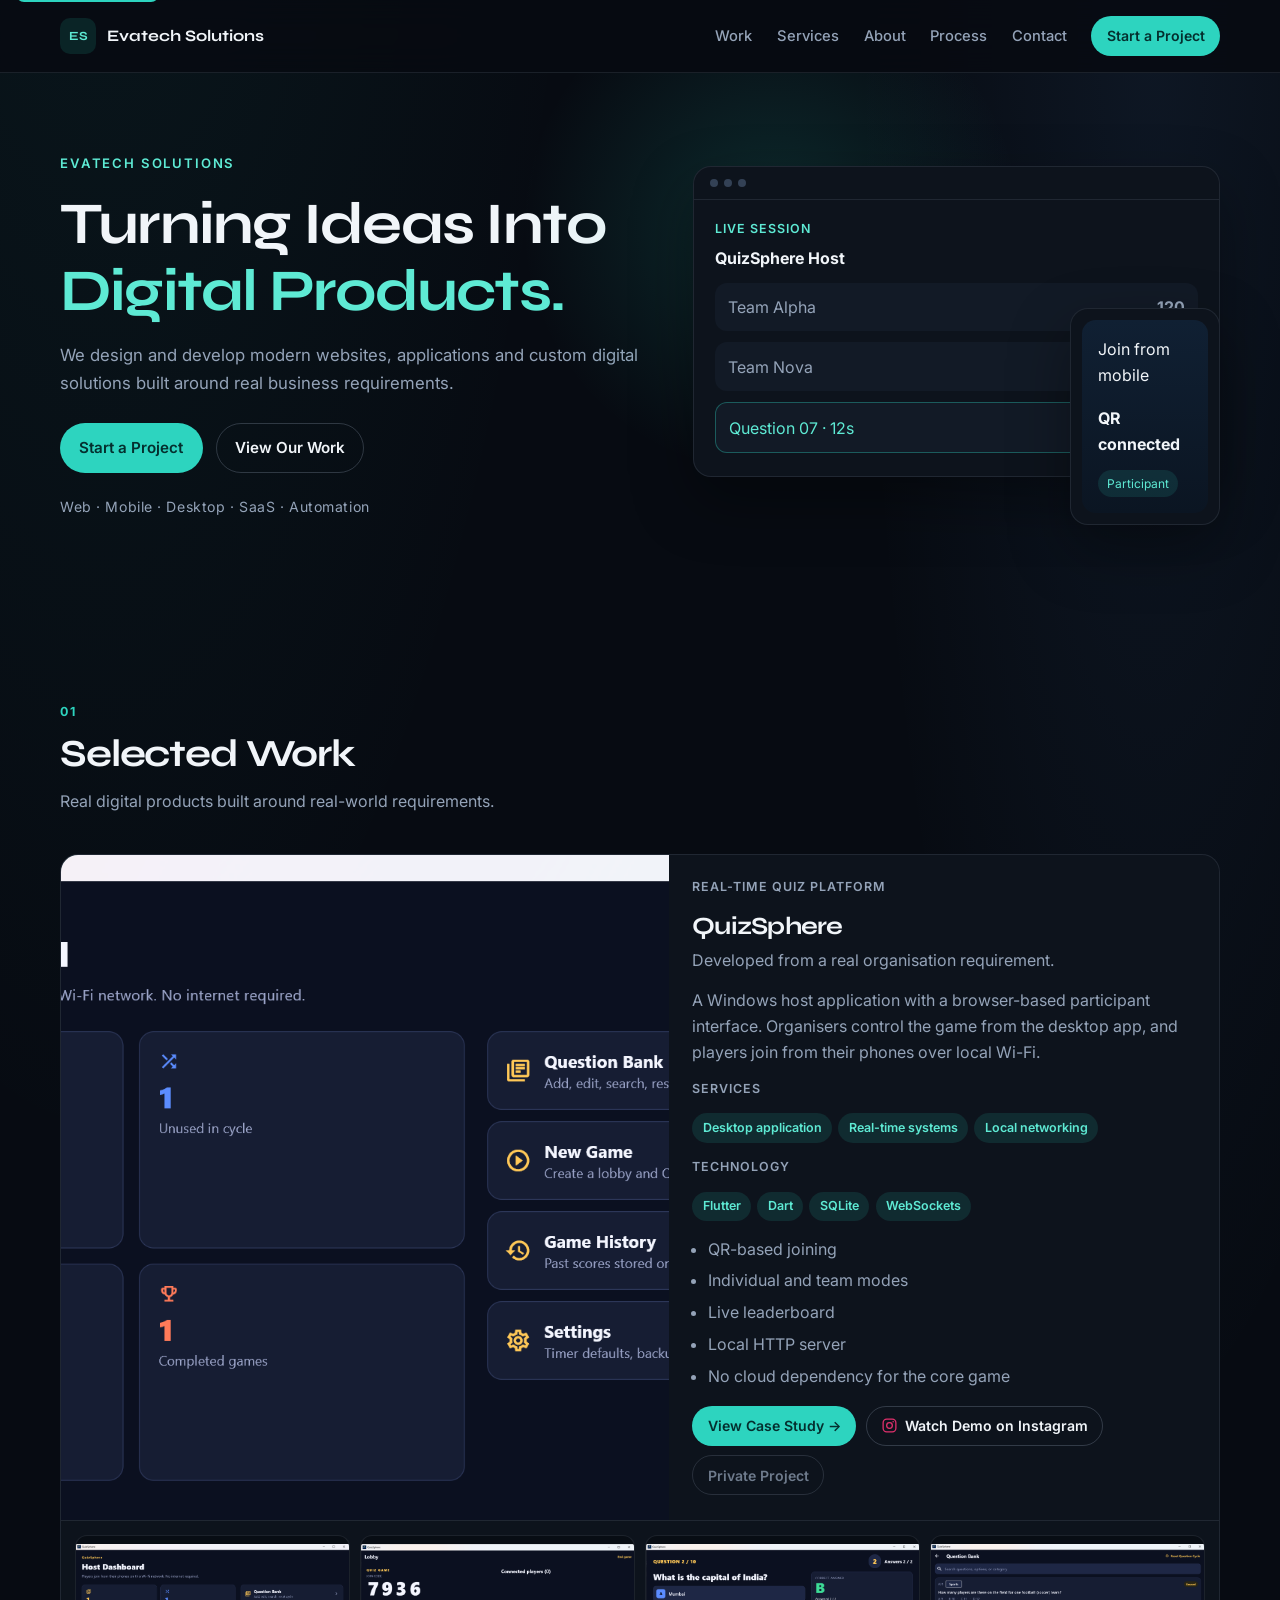
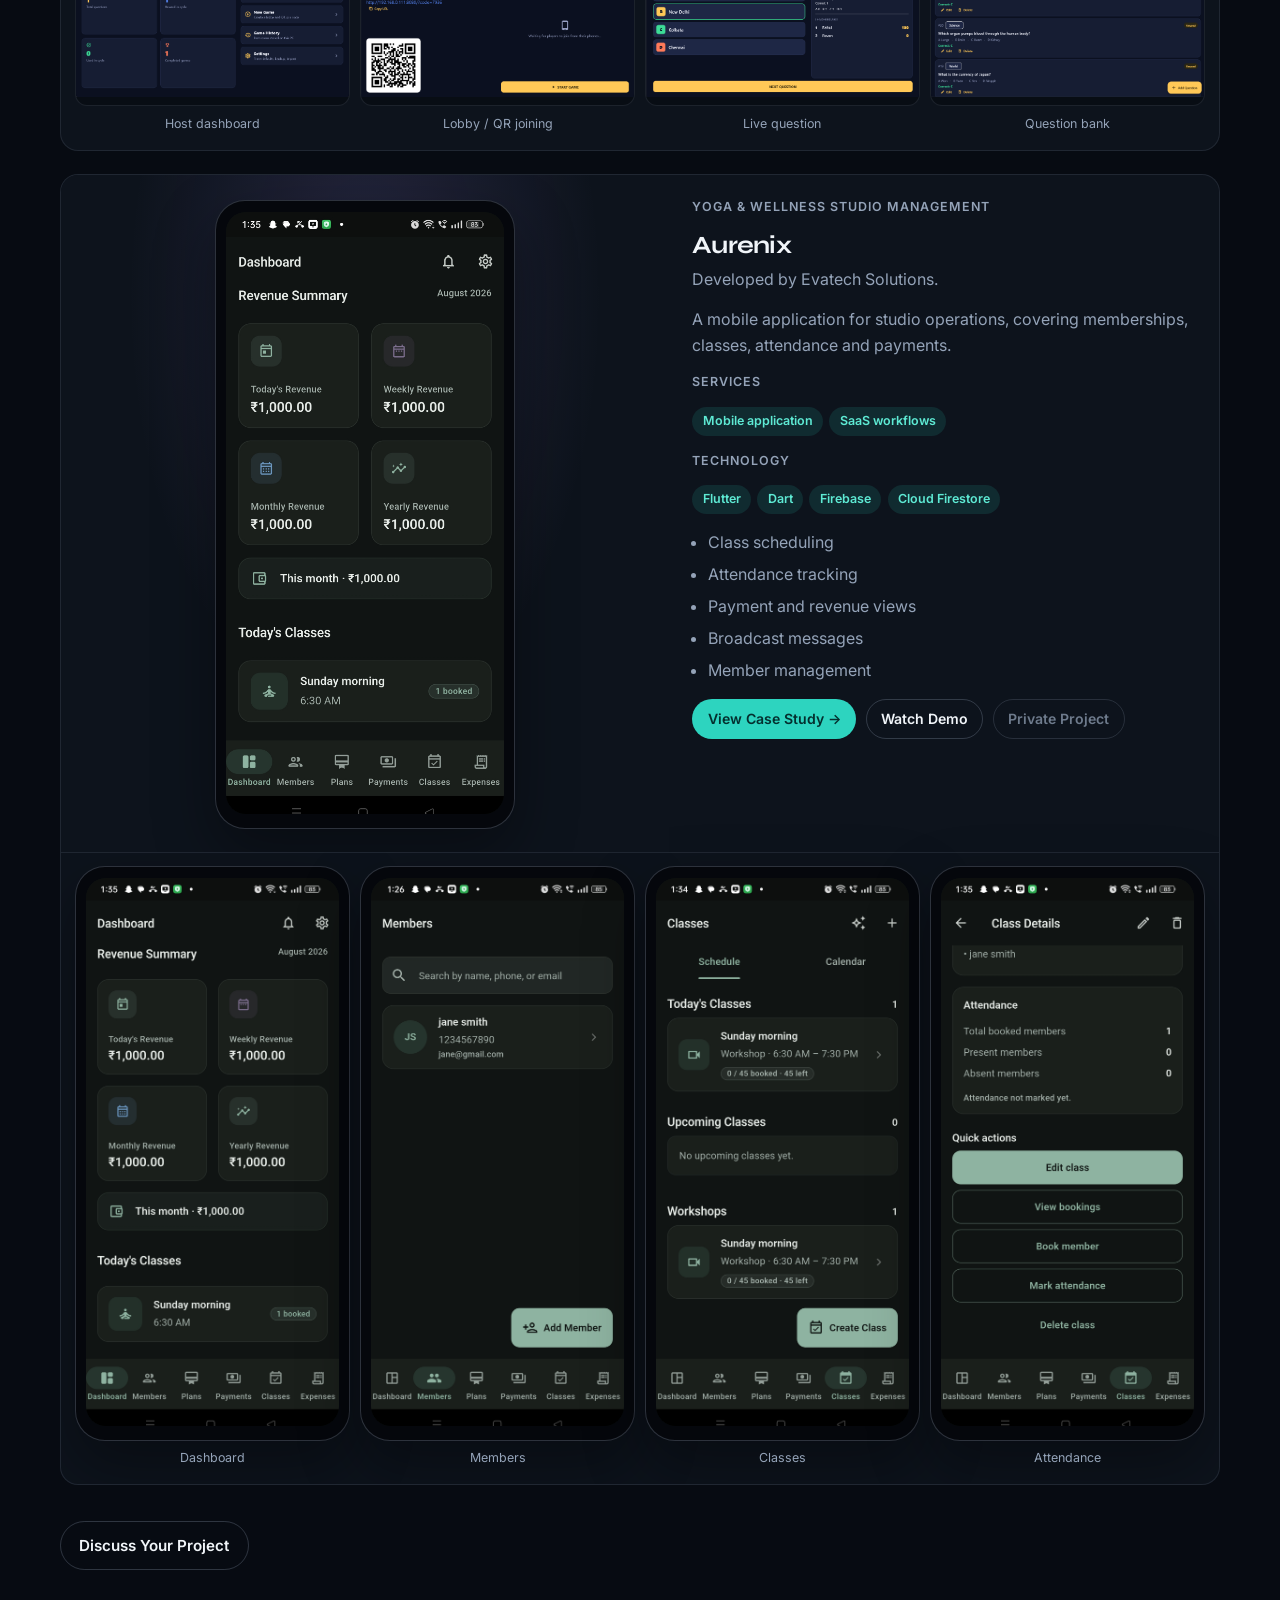
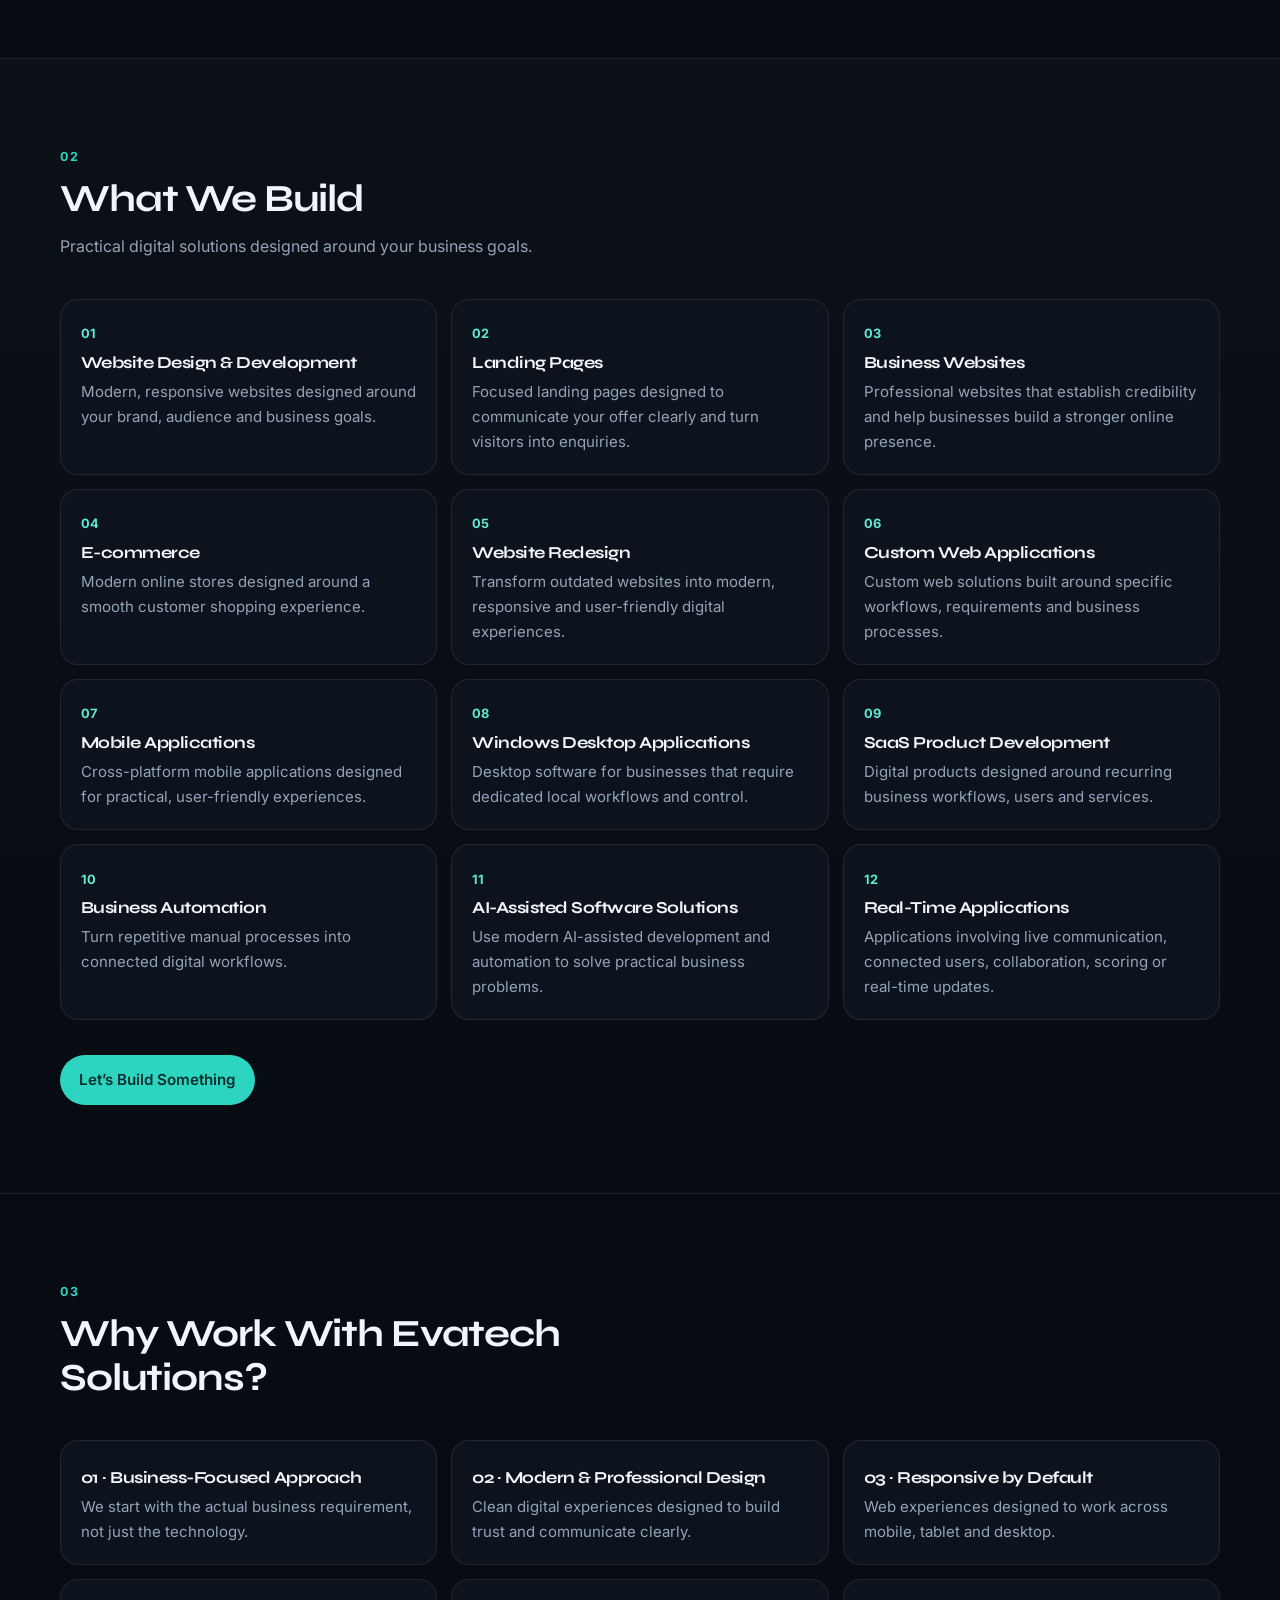
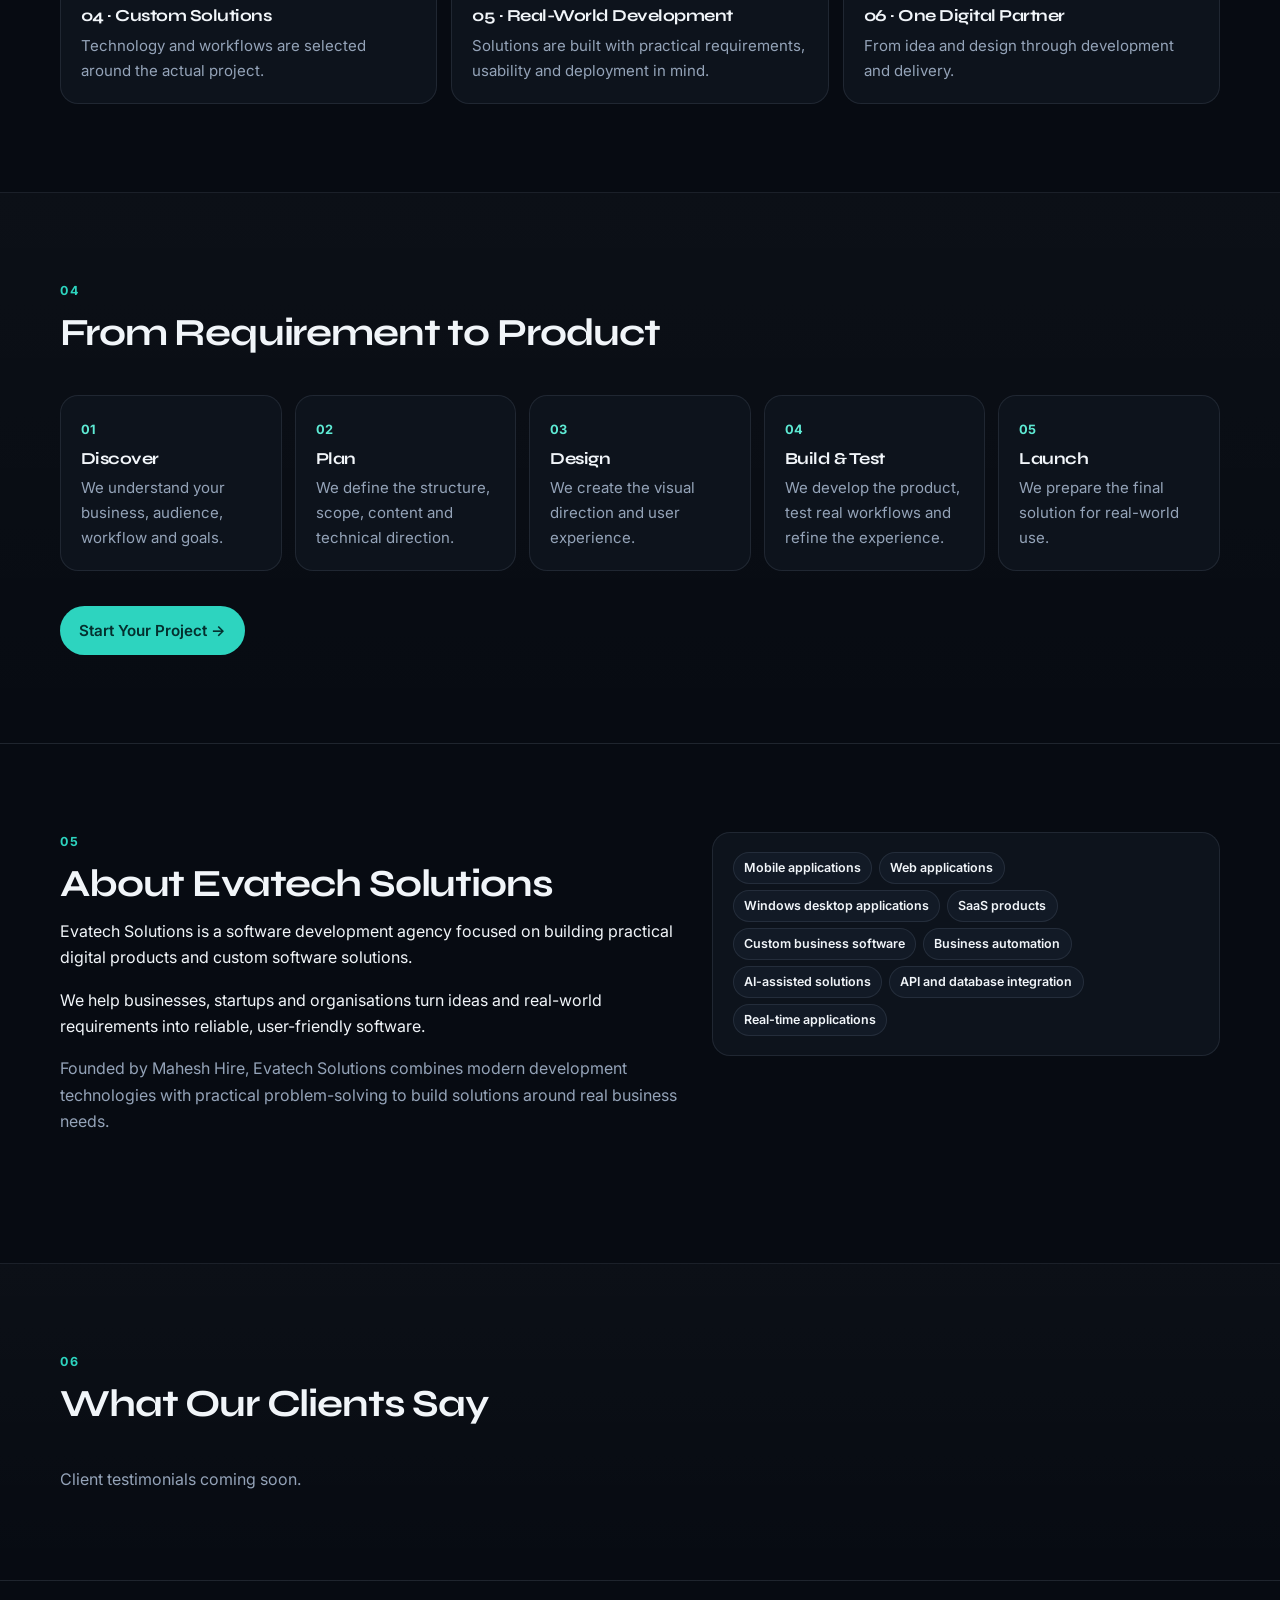
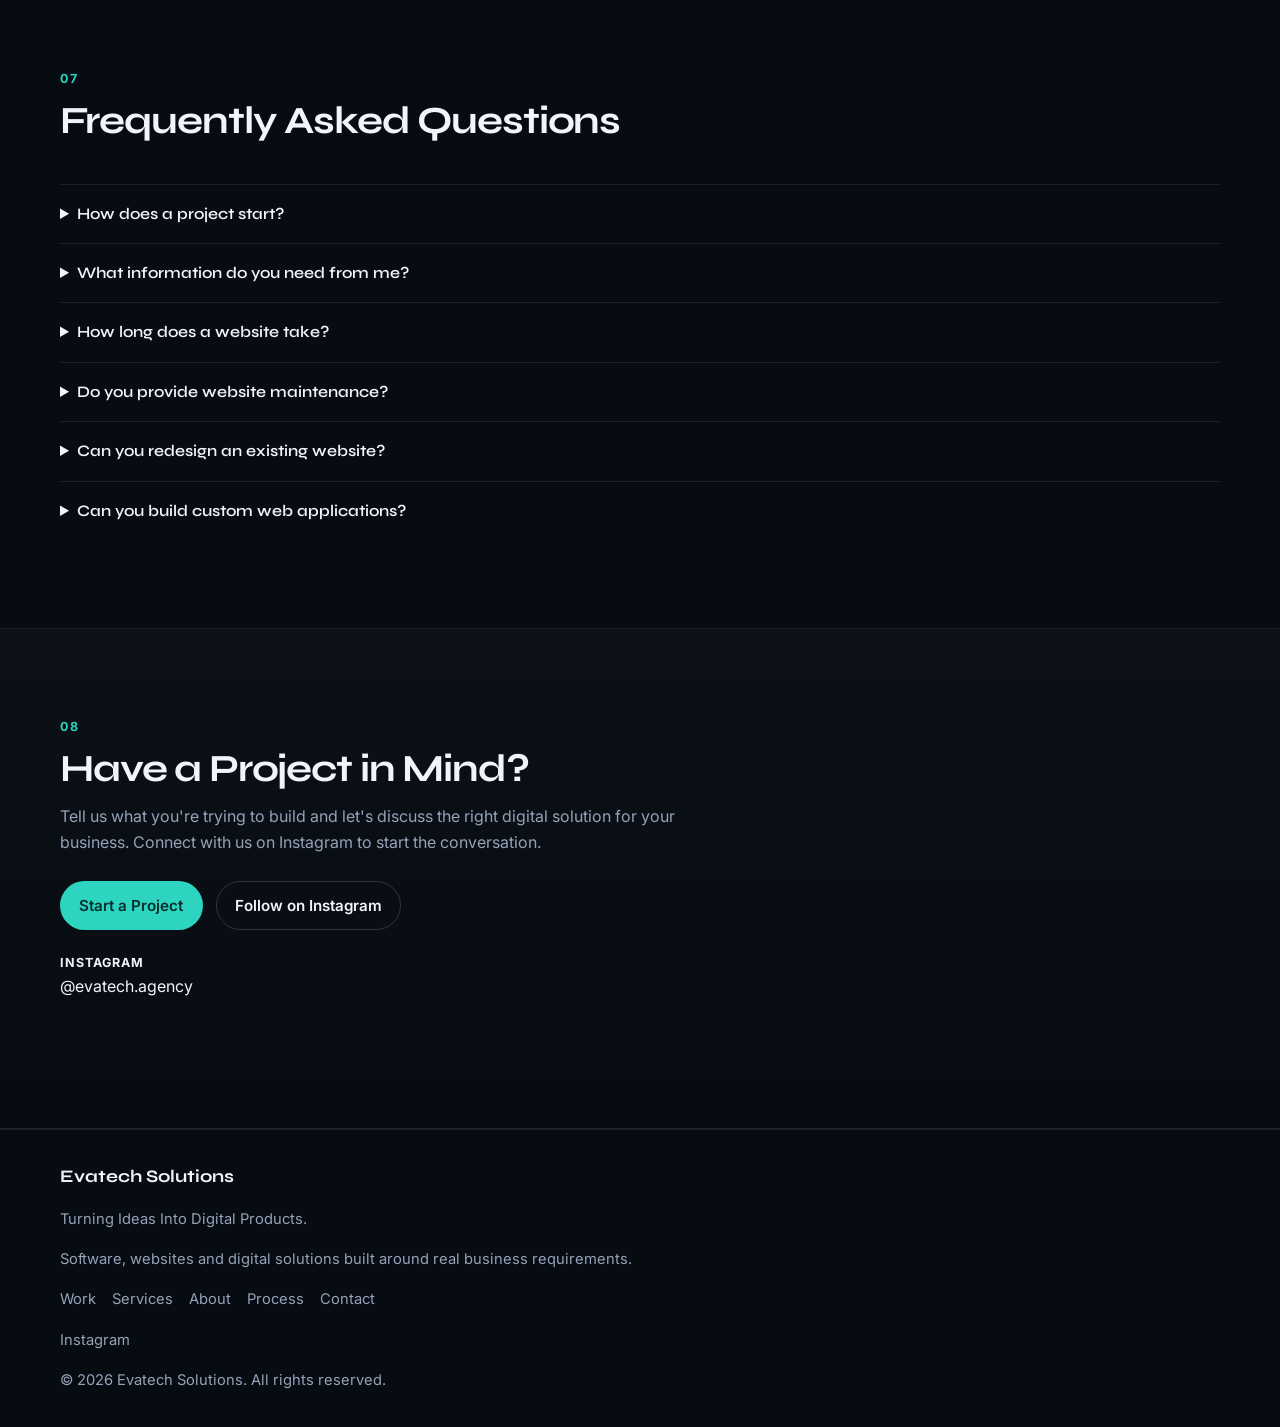
<file: index.html>
<!DOCTYPE html>
<html lang="en">
<head>
  <meta charset="UTF-8">
  <meta name="viewport" content="width=device-width, initial-scale=1.0">
  <title>Evatech Solutions | Digital Products, Websites &amp; Custom Software</title>
  <meta name="description" content="Evatech Solutions builds modern websites, applications and custom digital solutions for businesses, startups and organisations.">
  <meta name="theme-color" content="#070b12">
  <meta name="color-scheme" content="dark">
  <meta property="og:title" content="Evatech Solutions | Digital Products, Websites &amp; Custom Software">
  <meta property="og:description" content="Evatech Solutions builds modern websites, applications and custom digital solutions for businesses, startups and organisations.">
  <meta property="og:type" content="website">
  <meta property="og:image" content="assets/og-image.png">
  <meta property="og:url" content="https://hiremahesh01-hue.github.io/portfolio/">
  <link rel="icon" href="assets/favicon.svg" type="image/svg+xml">
  <link rel="preconnect" href="https://fonts.googleapis.com">
  <link rel="preconnect" href="https://fonts.gstatic.com" crossorigin>
  <link href="https://fonts.googleapis.com/css2?family=Inter:wght@400;500;600&amp;family=Syne:wght@600;700;800&amp;display=swap" rel="stylesheet">
  <link rel="stylesheet" href="style.css">
</head>
<body>
  <a class="skip-link" href="#main">Skip to content</a>

  <header class="site-header" id="top">
    <div class="nav-wrap">
      <a class="logo" href="#top">
        <span class="logo-mark" aria-hidden="true">ES</span>
        <span class="logo-text">Evatech Solutions</span>
      </a>

      <button class="nav-toggle" type="button" aria-expanded="false" aria-controls="site-nav" aria-label="Open menu">
        <span class="nav-toggle-bar"></span>
        <span class="nav-toggle-bar"></span>
        <span class="nav-toggle-bar"></span>
      </button>

      <nav class="site-nav" id="site-nav" aria-label="Primary">
        <ul class="nav-list" role="list">
          <li><a href="#work">Work</a></li>
          <li><a href="#services">Services</a></li>
          <li><a href="#about">About</a></li>
          <li><a href="#process">Process</a></li>
          <li><a href="#contact">Contact</a></li>
        </ul>
        <a class="btn btn-primary btn-sm nav-cta" href="https://www.instagram.com/evatech.agency/" target="_blank" rel="noopener noreferrer">Start a Project</a>
      </nav>
    </div>
  </header>

  <main id="main" tabindex="-1">
    <section class="hero" id="hero" aria-labelledby="hero-title">
      <div class="hero-glow" aria-hidden="true"></div>
      <div class="container hero-grid">
        <div class="hero-copy">
          <p class="eyebrow">Evatech Solutions</p>
          <h1 id="hero-title">Turning Ideas Into <span class="accent">Digital Products.</span></h1>
          <p class="hero-intro">
            We design and develop modern websites, applications and custom
            digital solutions built around real business requirements.
          </p>
          <div class="hero-actions">
            <a class="btn btn-primary" href="https://www.instagram.com/evatech.agency/" target="_blank" rel="noopener noreferrer">Start a Project</a>
            <a class="btn btn-secondary" href="#work">View Our Work</a>
          </div>
          <p class="trust-line">Web · Mobile · Desktop · SaaS · Automation</p>
        </div>

        <div class="hero-visual" aria-hidden="true">
          <div class="ui-desktop">
            <div class="ui-chrome"><span></span><span></span><span></span></div>
            <div class="ui-screen quiz-screen">
              <p class="ui-kicker">Live session</p>
              <strong>QuizSphere Host</strong>
              <div class="ui-row"><span>Team Alpha</span><b>120</b></div>
              <div class="ui-row"><span>Team Nova</span><b>110</b></div>
              <div class="ui-row is-live"><span>Question 07 · 12s</span><b>Live</b></div>
            </div>
          </div>
          <div class="ui-phone">
            <div class="ui-phone-screen">
              <p>Join from mobile</p>
              <strong>QR connected</strong>
              <span class="ui-chip">Participant</span>
            </div>
          </div>
        </div>
      </div>
    </section>

    <section class="section" id="work" aria-labelledby="work-title">
      <div class="container">
        <header class="section-header">
          <p class="section-index">01</p>
          <h2 id="work-title">Selected Work</h2>
          <p class="section-lead">Real digital products built around real-world requirements.</p>
        </header>

        <div class="projects-grid">
          <article class="project-card project-card-lg">
            <div class="project-media">
              <img src="assets/quizsphere/quizsphere-dashboard.png" alt="QuizSphere Windows host dashboard for managing questions and games" width="1920" height="1080" decoding="async">
              <div class="project-fallback quiz-fallback">
                <span>QuizSphere</span>
                <small>Windows host + browser participants</small>
              </div>
            </div>
            <div class="project-body">
              <p class="project-category">Real-Time Quiz Platform</p>
              <h3>QuizSphere</h3>
              <p class="project-positioning">Developed from a real organisation requirement.</p>
              <p>A Windows host application with a browser-based participant interface. Organisers control the game from the desktop app, and players join from their phones over local Wi-Fi.</p>
              <p class="project-label">Services</p>
              <ul class="tech-list" role="list">
                <li>Desktop application</li>
                <li>Real-time systems</li>
                <li>Local networking</li>
              </ul>
              <p class="project-label">Technology</p>
              <ul class="tech-list" role="list">
                <li>Flutter</li>
                <li>Dart</li>
                <li>SQLite</li>
                <li>WebSockets</li>
              </ul>
              <ul class="feature-list" role="list">
                <li>QR-based joining</li>
                <li>Individual and team modes</li>
                <li>Live leaderboard</li>
                <li>Local HTTP server</li>
                <li>No cloud dependency for the core game</li>
              </ul>
              <div class="project-actions">
                <a class="btn btn-primary btn-sm" href="work/quizsphere.html">View Case Study →</a>
                <a class="btn btn-instagram btn-sm" href="https://www.instagram.com/reel/DdgDbtxNNLG/" target="_blank" rel="noopener noreferrer">
                  <svg class="icon-instagram" viewBox="0 0 24 24" width="17" height="17" fill="none" stroke="currentColor" stroke-width="1.8" stroke-linecap="round" stroke-linejoin="round" aria-hidden="true" focusable="false">
                    <rect x="3" y="3" width="18" height="18" rx="5"></rect>
                    <circle cx="12" cy="12" r="4"></circle>
                    <circle cx="17.2" cy="6.8" r="1.1" fill="currentColor" stroke="none"></circle>
                  </svg>
                  Watch Demo on Instagram
                </a>
                <span class="btn btn-ghost btn-sm is-disabled" role="note">Private Project</span>
              </div>
            </div>
            <div class="project-gallery" aria-label="QuizSphere screenshots">
              <figure>
                <img src="assets/quizsphere/quizsphere-dashboard.png" alt="QuizSphere host dashboard" width="960" height="540" loading="lazy" decoding="async">
                <figcaption>Host dashboard</figcaption>
              </figure>
              <figure>
                <img src="assets/quizsphere/quizsphere-lobby.png" alt="QuizSphere lobby with join code and QR code" width="960" height="540" loading="lazy" decoding="async">
                <figcaption>Lobby / QR joining</figcaption>
              </figure>
              <figure>
                <img src="assets/quizsphere/quizsphere-leaderboard.png" alt="QuizSphere live question screen with scores" width="960" height="540" loading="lazy" decoding="async">
                <figcaption>Live question</figcaption>
              </figure>
              <figure>
                <img src="assets/quizsphere/quizsphere-question.png" alt="QuizSphere question bank on the host application" width="960" height="540" loading="lazy" decoding="async">
                <figcaption>Question bank</figcaption>
              </figure>
            </div>
          </article>

          <article class="project-card project-card-lg">
            <div class="project-media project-media-mobile">
              <div class="device-phone device-phone-lg">
                <img src="assets/aurenix/aurenix-dashboard.jpg" alt="Aurenix mobile dashboard showing revenue summary and today’s classes" width="1080" height="2340" decoding="async">
              </div>
            </div>
            <div class="project-body">
              <p class="project-category">Yoga &amp; Wellness Studio Management</p>
              <h3>Aurenix</h3>
              <p class="project-positioning">Developed by Evatech Solutions.</p>
              <p>A mobile application for studio operations, covering memberships, classes, attendance and payments.</p>
              <p class="project-label">Services</p>
              <ul class="tech-list" role="list">
                <li>Mobile application</li>
                <li>SaaS workflows</li>
              </ul>
              <p class="project-label">Technology</p>
              <ul class="tech-list" role="list">
                <li>Flutter</li>
                <li>Dart</li>
                <li>Firebase</li>
                <li>Cloud Firestore</li>
              </ul>
              <ul class="feature-list" role="list">
                <li>Class scheduling</li>
                <li>Attendance tracking</li>
                <li>Payment and revenue views</li>
                <li>Broadcast messages</li>
                <li>Member management</li>
              </ul>
              <div class="project-actions">
                <a class="btn btn-primary btn-sm" href="work/aurenix.html">View Case Study →</a>
                <a class="btn btn-secondary btn-sm" href="work/aurenix.html#demo">Watch Demo</a>
                <span class="btn btn-ghost btn-sm is-disabled" role="note">Private Project</span>
              </div>
            </div>
            <div class="project-gallery" aria-label="Aurenix screenshots">
              <figure>
                <div class="device-phone">
                  <img src="assets/aurenix/aurenix-dashboard.jpg" alt="Aurenix mobile dashboard" width="540" height="1170" loading="lazy" decoding="async">
                </div>
                <figcaption>Dashboard</figcaption>
              </figure>
              <figure>
                <div class="device-phone">
                  <img src="assets/aurenix/aurenix-members.jpg" alt="Aurenix members screen" width="540" height="1170" loading="lazy" decoding="async">
                </div>
                <figcaption>Members</figcaption>
              </figure>
              <figure>
                <div class="device-phone">
                  <img src="assets/aurenix/aurenix-classes.jpg" alt="Aurenix classes schedule screen" width="540" height="1170" loading="lazy" decoding="async">
                </div>
                <figcaption>Classes</figcaption>
              </figure>
              <figure>
                <div class="device-phone">
                  <img src="assets/aurenix/aurenix-attendance.jpg" alt="Aurenix class details and attendance screen" width="540" height="1170" loading="lazy" decoding="async">
                </div>
                <figcaption>Attendance</figcaption>
              </figure>
            </div>
          </article>
        </div>

        <div class="section-cta">
          <a class="btn btn-secondary" href="https://www.instagram.com/evatech.agency/" target="_blank" rel="noopener noreferrer">Discuss Your Project</a>
        </div>
      </div>
    </section>

    <section class="section section-alt" id="services" aria-labelledby="services-title">
      <div class="container">
        <header class="section-header">
          <p class="section-index">02</p>
          <h2 id="services-title">What We Build</h2>
          <p class="section-lead">Practical digital solutions designed around your business goals.</p>
        </header>

        <ul class="services-grid" role="list">
          <li class="service-card"><span>01</span><h3>Website Design &amp; Development</h3><p>Modern, responsive websites designed around your brand, audience and business goals.</p></li>
          <li class="service-card"><span>02</span><h3>Landing Pages</h3><p>Focused landing pages designed to communicate your offer clearly and turn visitors into enquiries.</p></li>
          <li class="service-card"><span>03</span><h3>Business Websites</h3><p>Professional websites that establish credibility and help businesses build a stronger online presence.</p></li>
          <li class="service-card"><span>04</span><h3>E-commerce</h3><p>Modern online stores designed around a smooth customer shopping experience.</p></li>
          <li class="service-card"><span>05</span><h3>Website Redesign</h3><p>Transform outdated websites into modern, responsive and user-friendly digital experiences.</p></li>
          <li class="service-card"><span>06</span><h3>Custom Web Applications</h3><p>Custom web solutions built around specific workflows, requirements and business processes.</p></li>
          <li class="service-card"><span>07</span><h3>Mobile Applications</h3><p>Cross-platform mobile applications designed for practical, user-friendly experiences.</p></li>
          <li class="service-card"><span>08</span><h3>Windows Desktop Applications</h3><p>Desktop software for businesses that require dedicated local workflows and control.</p></li>
          <li class="service-card"><span>09</span><h3>SaaS Product Development</h3><p>Digital products designed around recurring business workflows, users and services.</p></li>
          <li class="service-card"><span>10</span><h3>Business Automation</h3><p>Turn repetitive manual processes into connected digital workflows.</p></li>
          <li class="service-card"><span>11</span><h3>AI-Assisted Software Solutions</h3><p>Use modern AI-assisted development and automation to solve practical business problems.</p></li>
          <li class="service-card"><span>12</span><h3>Real-Time Applications</h3><p>Applications involving live communication, connected users, collaboration, scoring or real-time updates.</p></li>
        </ul>

        <div class="section-cta">
          <a class="btn btn-primary" href="https://www.instagram.com/evatech.agency/" target="_blank" rel="noopener noreferrer">Let’s Build Something</a>
        </div>
      </div>
    </section>

    <section class="section" id="why" aria-labelledby="why-title">
      <div class="container">
        <header class="section-header">
          <p class="section-index">03</p>
          <h2 id="why-title">Why Work With Evatech Solutions?</h2>
        </header>
        <ul class="why-grid" role="list">
          <li><h3>01 · Business-Focused Approach</h3><p>We start with the actual business requirement, not just the technology.</p></li>
          <li><h3>02 · Modern &amp; Professional Design</h3><p>Clean digital experiences designed to build trust and communicate clearly.</p></li>
          <li><h3>03 · Responsive by Default</h3><p>Web experiences designed to work across mobile, tablet and desktop.</p></li>
          <li><h3>04 · Custom Solutions</h3><p>Technology and workflows are selected around the actual project.</p></li>
          <li><h3>05 · Real-World Development</h3><p>Solutions are built with practical requirements, usability and deployment in mind.</p></li>
          <li><h3>06 · One Digital Partner</h3><p>From idea and design through development and delivery.</p></li>
        </ul>
      </div>
    </section>

    <section class="section section-alt" id="process" aria-labelledby="process-title">
      <div class="container">
        <header class="section-header">
          <p class="section-index">04</p>
          <h2 id="process-title">From Requirement to Product</h2>
        </header>
        <ol class="process-grid">
          <li><span>01</span><h3>Discover</h3><p>We understand your business, audience, workflow and goals.</p></li>
          <li><span>02</span><h3>Plan</h3><p>We define the structure, scope, content and technical direction.</p></li>
          <li><span>03</span><h3>Design</h3><p>We create the visual direction and user experience.</p></li>
          <li><span>04</span><h3>Build &amp; Test</h3><p>We develop the product, test real workflows and refine the experience.</p></li>
          <li><span>05</span><h3>Launch</h3><p>We prepare the final solution for real-world use.</p></li>
        </ol>
        <div class="section-cta">
          <a class="btn btn-primary" href="https://www.instagram.com/evatech.agency/" target="_blank" rel="noopener noreferrer">Start Your Project →</a>
        </div>
      </div>
    </section>

    <section class="section" id="about" aria-labelledby="about-title">
      <div class="container about-grid">
        <header class="section-header">
          <p class="section-index">05</p>
          <h2 id="about-title">About Evatech Solutions</h2>
          <p>Evatech Solutions is a software development agency focused on building practical digital products and custom software solutions.</p>
          <p>We help businesses, startups and organisations turn ideas and real-world requirements into reliable, user-friendly software.</p>
          <p class="about-founder">Founded by Mahesh Hire, Evatech Solutions combines modern development technologies with practical problem-solving to build solutions around real business needs.</p>
        </header>
        <ul class="capability-list" role="list">
          <li>Mobile applications</li>
          <li>Web applications</li>
          <li>Windows desktop applications</li>
          <li>SaaS products</li>
          <li>Custom business software</li>
          <li>Business automation</li>
          <li>AI-assisted solutions</li>
          <li>API and database integration</li>
          <li>Real-time applications</li>
        </ul>
      </div>
    </section>

    <section class="section section-alt" id="testimonials" aria-labelledby="testimonials-title">
      <div class="container">
        <header class="section-header">
          <p class="section-index">06</p>
          <h2 id="testimonials-title">What Our Clients Say</h2>
        </header>
        <p class="coming-soon">Client testimonials coming soon.</p>
      </div>
    </section>

    <section class="section" id="faq" aria-labelledby="faq-title">
      <div class="container faq-wrap">
        <header class="section-header">
          <p class="section-index">07</p>
          <h2 id="faq-title">Frequently Asked Questions</h2>
        </header>
        <div class="faq-list">
          <details>
            <summary>How does a project start?</summary>
            <p>We start with a discussion about your business, requirements, goals and desired outcome. From there, we define the appropriate scope and next steps.</p>
          </details>
          <details>
            <summary>What information do you need from me?</summary>
            <p>Usually we need your business information, goals, target audience, content, branding assets and any existing website or software requirements.</p>
          </details>
          <details>
            <summary>How long does a website take?</summary>
            <p>Timeline depends on the project scope, number of pages, features and content requirements. The exact timeline can be discussed after understanding the project.</p>
          </details>
          <details>
            <summary>Do you provide website maintenance?</summary>
            <p>Maintenance and ongoing support can be discussed based on the project requirements after launch.</p>
          </details>
          <details>
            <summary>Can you redesign an existing website?</summary>
            <p>Yes. Existing websites can be redesigned and modernized based on the current business goals and user experience requirements.</p>
          </details>
          <details>
            <summary>Can you build custom web applications?</summary>
            <p>Yes. We build custom web applications around specific business requirements and workflows.</p>
          </details>
        </div>
      </div>
    </section>

    <section class="section section-alt" id="contact" aria-labelledby="contact-title">
      <div class="container">
        <header class="section-header">
          <p class="section-index">08</p>
          <h2 id="contact-title">Have a Project in Mind?</h2>
          <p class="section-lead">Tell us what you're trying to build and let's discuss the right digital solution for your business. Connect with us on Instagram to start the conversation.</p>
          <div class="hero-actions">
            <a class="btn btn-primary" href="https://www.instagram.com/evatech.agency/" target="_blank" rel="noopener noreferrer">Start a Project</a>
            <a class="btn btn-secondary" href="https://www.instagram.com/evatech.agency/" target="_blank" rel="noopener noreferrer">Follow on Instagram</a>
          </div>
          <ul class="contact-details" role="list">
            <li><strong>Instagram</strong> <a href="https://www.instagram.com/evatech.agency/" target="_blank" rel="noopener noreferrer">@evatech.agency</a></li>
          </ul>
        </header>
      </div>
    </section>
  </main>

  <footer class="site-footer">
    <div class="container footer-grid">
      <div>
        <p class="footer-brand">Evatech Solutions</p>
        <p>Turning Ideas Into Digital Products.</p>
        <p>Software, websites and digital solutions built around real business requirements.</p>
      </div>
      <nav aria-label="Footer">
        <a href="#work">Work</a>
        <a href="#services">Services</a>
        <a href="#about">About</a>
        <a href="#process">Process</a>
        <a href="#contact">Contact</a>
      </nav>
      <nav class="footer-social" aria-label="Contact and social">
        <a href="https://www.instagram.com/evatech.agency/" target="_blank" rel="noopener noreferrer">Instagram</a>
      </nav>
      <p>© <span id="year">2026</span> Evatech Solutions. All rights reserved.</p>
    </div>
  </footer>

  <script src="script.js"></script>
</body>
</html>
</file>
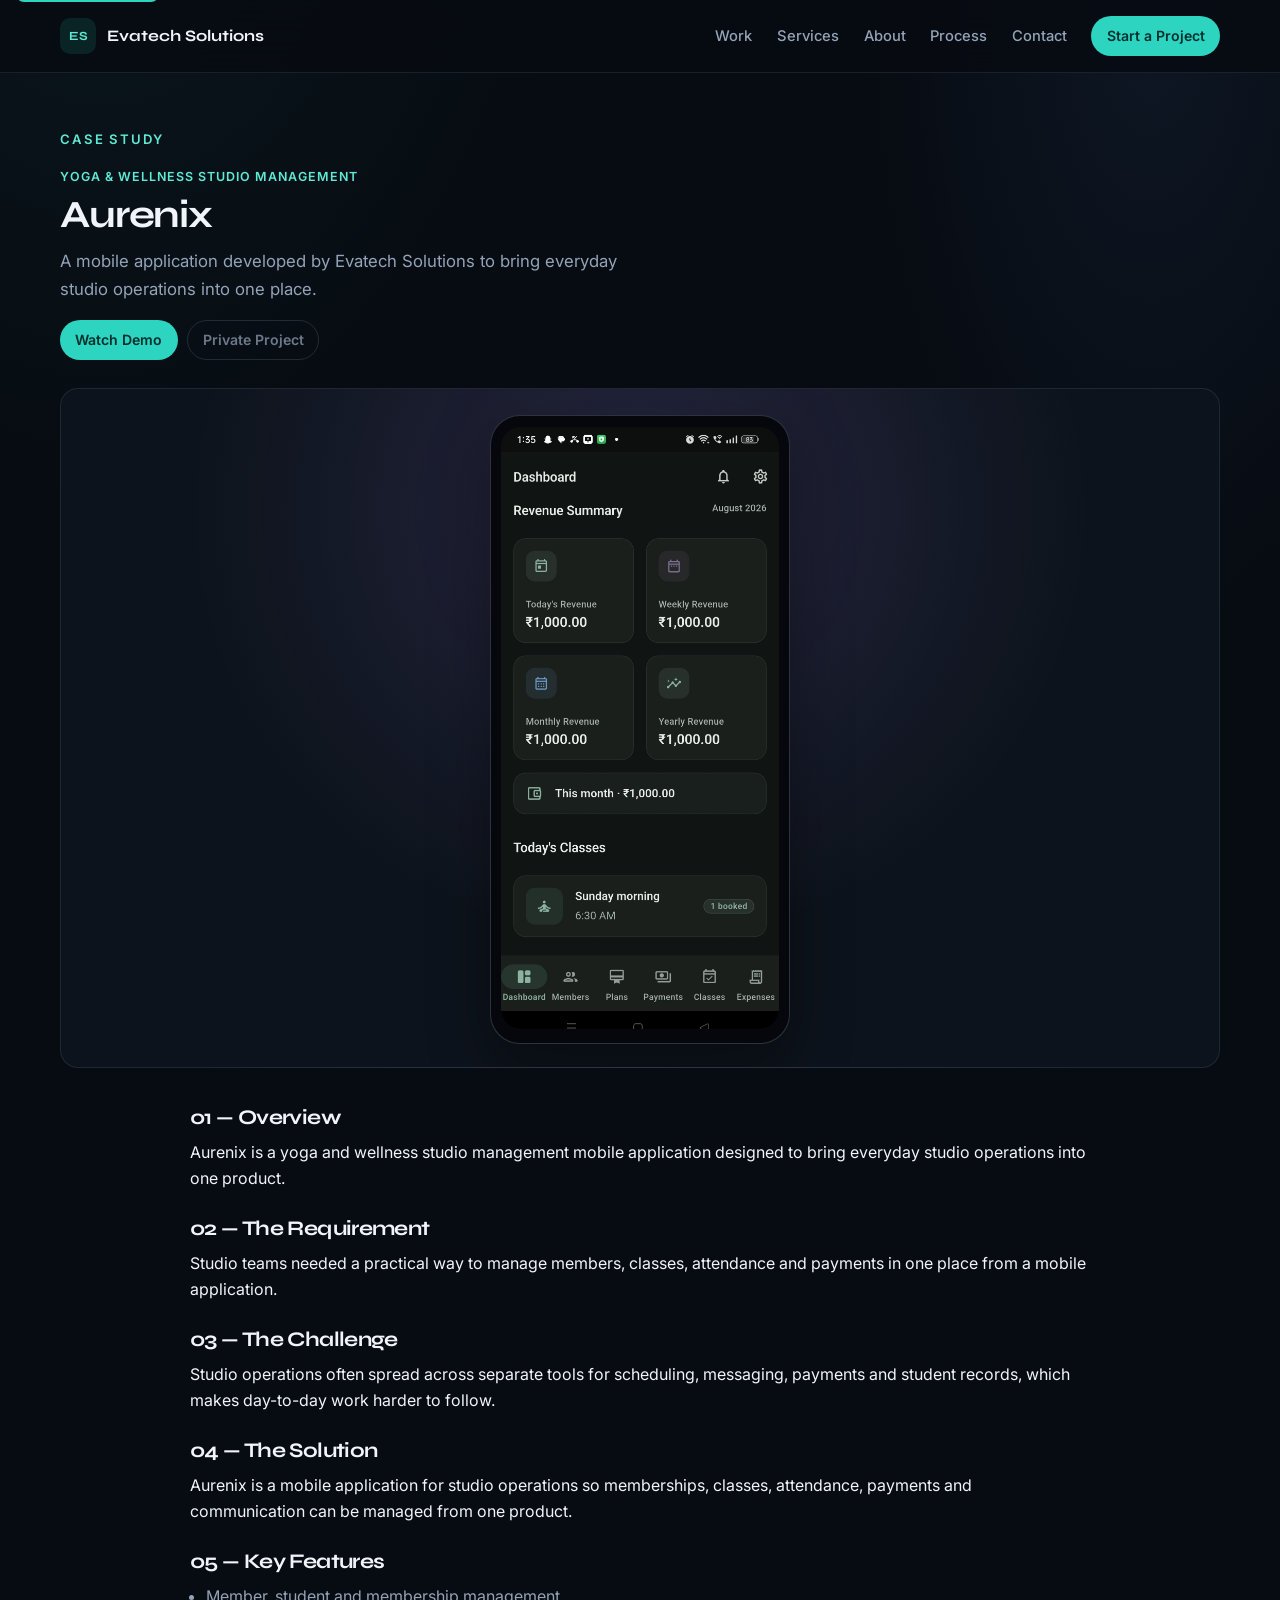
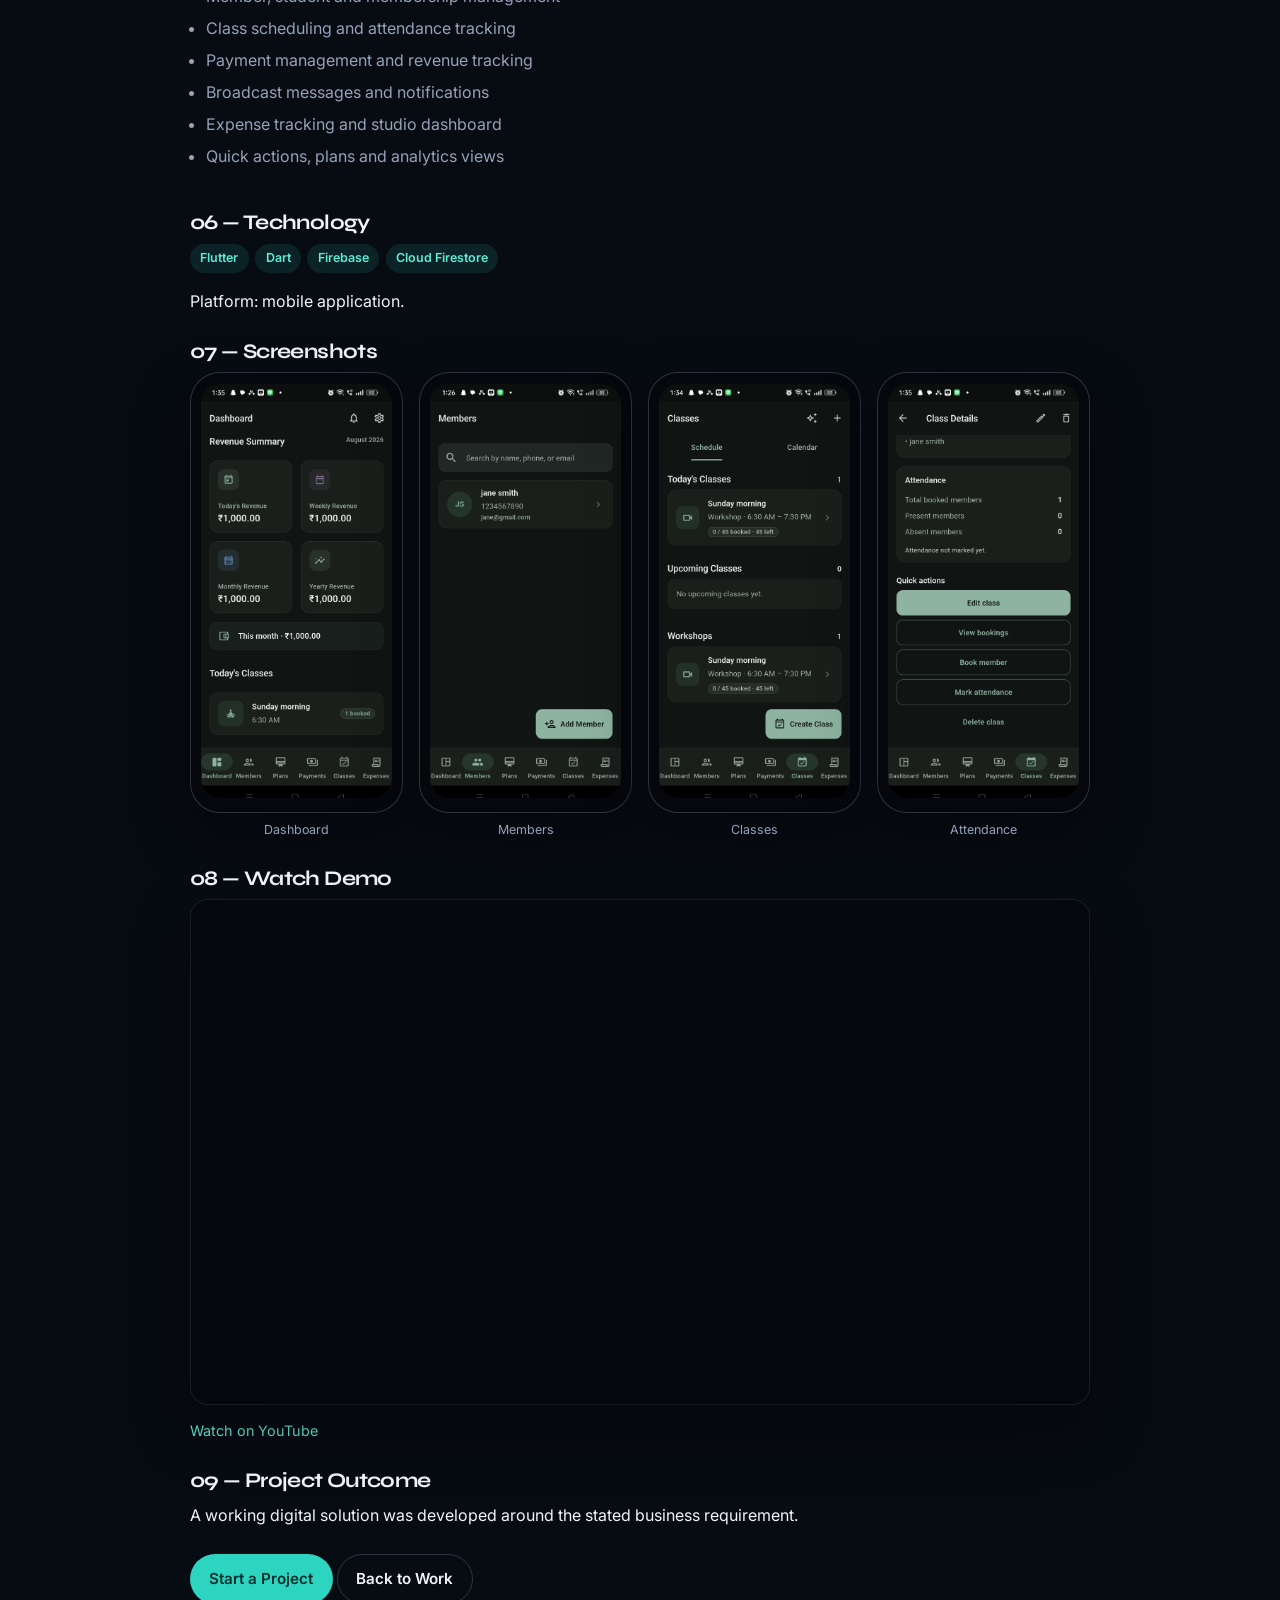
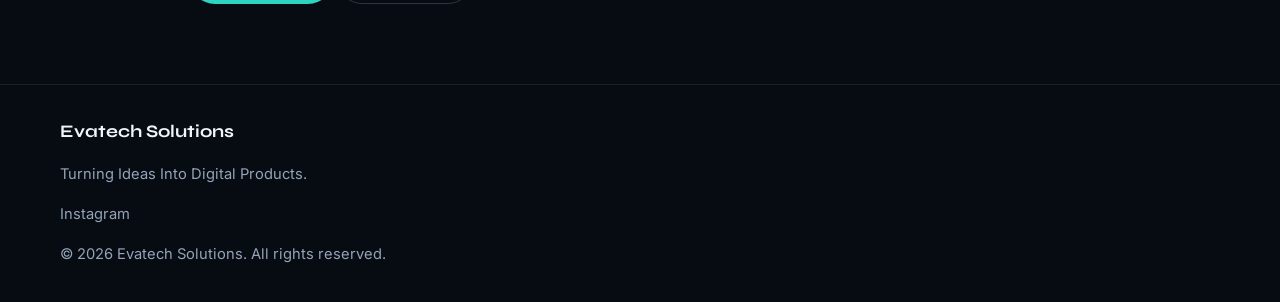
<file: work/aurenix.html>
<!DOCTYPE html>
<html lang="en">
<head>
  <meta charset="UTF-8">
  <meta name="viewport" content="width=device-width, initial-scale=1.0">
  <title>Aurenix Case Study | Evatech Solutions</title>
  <meta name="description" content="Aurenix is a yoga and wellness studio management mobile application built by Evatech Solutions.">
  <meta name="theme-color" content="#070b12">
  <meta name="color-scheme" content="dark">
  <meta property="og:title" content="Aurenix Case Study | Evatech Solutions">
  <meta property="og:description" content="A mobile application for yoga and wellness studio management covering memberships, classes, attendance and payments.">
  <meta property="og:type" content="article">
  <meta property="og:image" content="../assets/og-image.png">
  <link rel="icon" href="../assets/favicon.svg" type="image/svg+xml">
  <link rel="preconnect" href="https://fonts.googleapis.com">
  <link rel="preconnect" href="https://fonts.gstatic.com" crossorigin>
  <link href="https://fonts.googleapis.com/css2?family=Inter:wght@400;500;600&amp;family=Syne:wght@600;700;800&amp;display=swap" rel="stylesheet">
  <link rel="stylesheet" href="../style.css">
</head>
<body>
  <a class="skip-link" href="#main">Skip to content</a>
  <header class="site-header" id="top">
    <div class="nav-wrap">
      <a class="logo" href="../index.html">
        <span class="logo-mark" aria-hidden="true">ES</span>
        <span class="logo-text">Evatech Solutions</span>
      </a>
      <button class="nav-toggle" type="button" aria-expanded="false" aria-controls="site-nav" aria-label="Open menu">
        <span class="nav-toggle-bar"></span>
        <span class="nav-toggle-bar"></span>
        <span class="nav-toggle-bar"></span>
      </button>
      <nav class="site-nav" id="site-nav" aria-label="Primary">
        <ul class="nav-list" role="list">
          <li><a href="../index.html#work">Work</a></li>
          <li><a href="../index.html#services">Services</a></li>
          <li><a href="../index.html#about">About</a></li>
          <li><a href="../index.html#process">Process</a></li>
          <li><a href="../index.html#contact">Contact</a></li>
        </ul>
        <a class="btn btn-primary btn-sm nav-cta" href="https://www.instagram.com/evatech.agency/" target="_blank" rel="noopener noreferrer">Start a Project</a>
      </nav>
    </div>
  </header>

  <main id="main" tabindex="-1">
    <article class="case">
      <header class="case-hero container">
        <p class="eyebrow">Case Study</p>
        <p class="project-category">Yoga &amp; Wellness Studio Management</p>
        <h1>Aurenix</h1>
        <p class="hero-intro">A mobile application developed by Evatech Solutions to bring everyday studio operations into one place.</p>
        <div class="project-actions">
          <a class="btn btn-primary btn-sm" href="#demo">Watch Demo</a>
          <span class="btn btn-ghost btn-sm is-disabled" role="note">Private Project</span>
        </div>
      </header>

      <div class="container case-media case-media-mobile">
        <div class="device-phone device-phone-lg">
          <img src="../assets/aurenix/aurenix-dashboard.jpg" alt="Aurenix mobile dashboard with revenue summary and today’s classes" width="1080" height="2340" decoding="async">
        </div>
      </div>

      <div class="container case-body">
        <section>
          <h2>01 — Overview</h2>
          <p>Aurenix is a yoga and wellness studio management mobile application designed to bring everyday studio operations into one product.</p>
        </section>
        <section>
          <h2>02 — The Requirement</h2>
          <p>Studio teams needed a practical way to manage members, classes, attendance and payments in one place from a mobile application.</p>
        </section>
        <section>
          <h2>03 — The Challenge</h2>
          <p>Studio operations often spread across separate tools for scheduling, messaging, payments and student records, which makes day-to-day work harder to follow.</p>
        </section>
        <section>
          <h2>04 — The Solution</h2>
          <p>Aurenix is a mobile application for studio operations so memberships, classes, attendance, payments and communication can be managed from one product.</p>
        </section>
        <section>
          <h2>05 — Key Features</h2>
          <ul class="feature-list" role="list">
            <li>Member, student and membership management</li>
            <li>Class scheduling and attendance tracking</li>
            <li>Payment management and revenue tracking</li>
            <li>Broadcast messages and notifications</li>
            <li>Expense tracking and studio dashboard</li>
            <li>Quick actions, plans and analytics views</li>
          </ul>
        </section>
        <section>
          <h2>06 — Technology</h2>
          <ul class="tech-list" role="list">
            <li>Flutter</li>
            <li>Dart</li>
            <li>Firebase</li>
            <li>Cloud Firestore</li>
          </ul>
          <p>Platform: mobile application.</p>
        </section>
        <section>
          <h2>07 — Screenshots</h2>
          <div class="shot-grid shot-grid-phones">
            <figure>
              <div class="device-phone">
                <img src="../assets/aurenix/aurenix-dashboard.jpg" alt="Aurenix mobile dashboard with revenue summary and today’s classes" width="1080" height="2340" loading="lazy" decoding="async">
              </div>
              <figcaption>Dashboard</figcaption>
            </figure>
            <figure>
              <div class="device-phone">
                <img src="../assets/aurenix/aurenix-members.jpg" alt="Aurenix members list with search and add member action" width="1080" height="2340" loading="lazy" decoding="async">
              </div>
              <figcaption>Members</figcaption>
            </figure>
            <figure>
              <div class="device-phone">
                <img src="../assets/aurenix/aurenix-classes.jpg" alt="Aurenix classes screen with schedule, workshops and create class action" width="1080" height="2340" loading="lazy" decoding="async">
              </div>
              <figcaption>Classes</figcaption>
            </figure>
            <figure>
              <div class="device-phone">
                <img src="../assets/aurenix/aurenix-attendance.jpg" alt="Aurenix class details with attendance summary and quick actions" width="1080" height="2340" loading="lazy" decoding="async">
              </div>
              <figcaption>Attendance</figcaption>
            </figure>
          </div>
        </section>
        <section id="demo" aria-labelledby="aurenix-demo-title">
          <h2 id="aurenix-demo-title">08 — Watch Demo</h2>
          <div class="video-embed">
            <iframe
              src="https://www.youtube.com/embed/Shx2b9kP1Kc"
              title="Aurenix demo video"
              allow="accelerometer; autoplay; clipboard-write; encrypted-media; gyroscope; picture-in-picture; web-share"
              allowfullscreen
              loading="lazy"
              referrerpolicy="strict-origin-when-cross-origin"
            ></iframe>
          </div>
          <p class="video-fallback"><a href="https://youtu.be/Shx2b9kP1Kc" target="_blank" rel="noopener noreferrer">Watch on YouTube</a></p>
        </section>
        <section>
          <h2>09 — Project Outcome</h2>
          <p>A working digital solution was developed around the stated business requirement.</p>
        </section>
        <p><a class="btn btn-primary" href="https://www.instagram.com/evatech.agency/" target="_blank" rel="noopener noreferrer">Start a Project</a> <a class="btn btn-secondary" href="../index.html#work">Back to Work</a></p>
      </div>
    </article>
  </main>

  <footer class="site-footer">
    <div class="container footer-grid">
      <div>
        <p class="footer-brand">Evatech Solutions</p>
        <p>Turning Ideas Into Digital Products.</p>
      </div>
      <nav class="footer-social" aria-label="Contact and social">
        <a href="https://www.instagram.com/evatech.agency/" target="_blank" rel="noopener noreferrer">Instagram</a>
      </nav>
      <p>© <span class="year">2026</span> Evatech Solutions. All rights reserved.</p>
    </div>
  </footer>
  <script src="../script.js"></script>
</body>
</html>
</file>
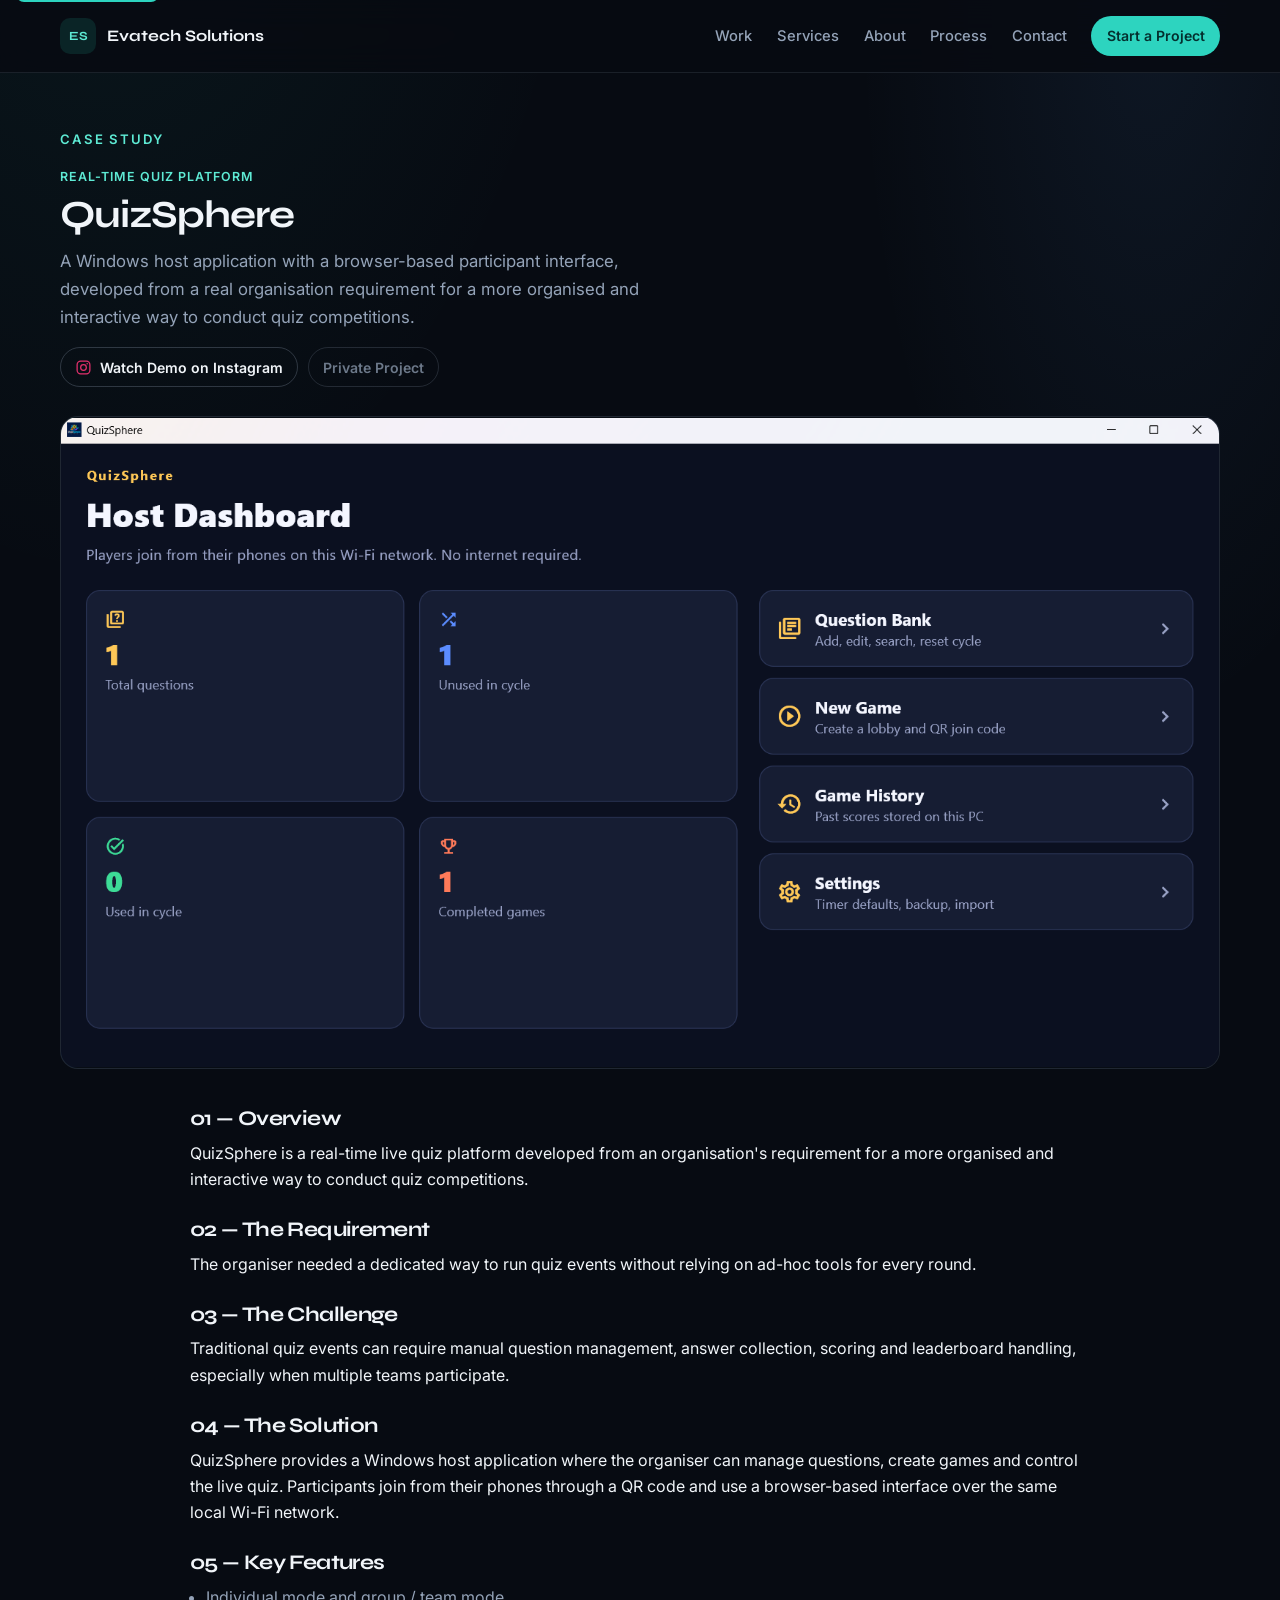
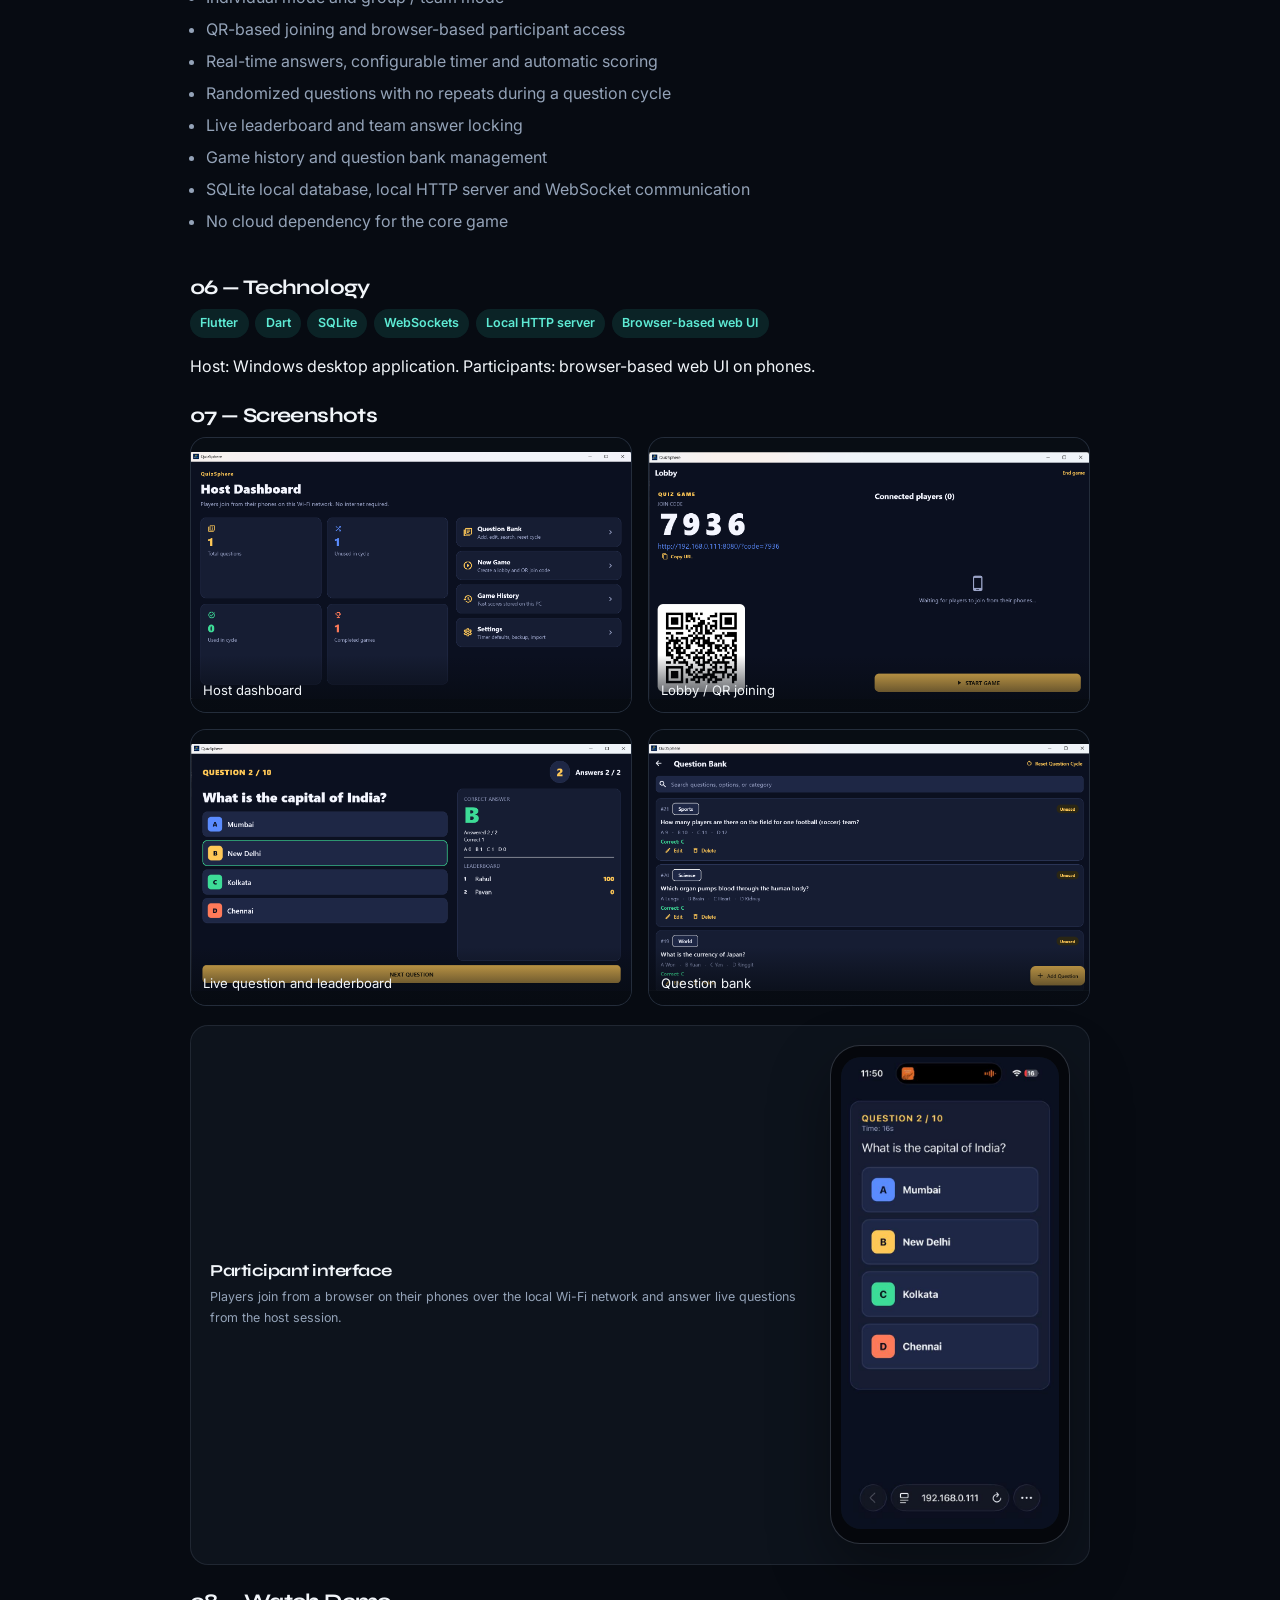
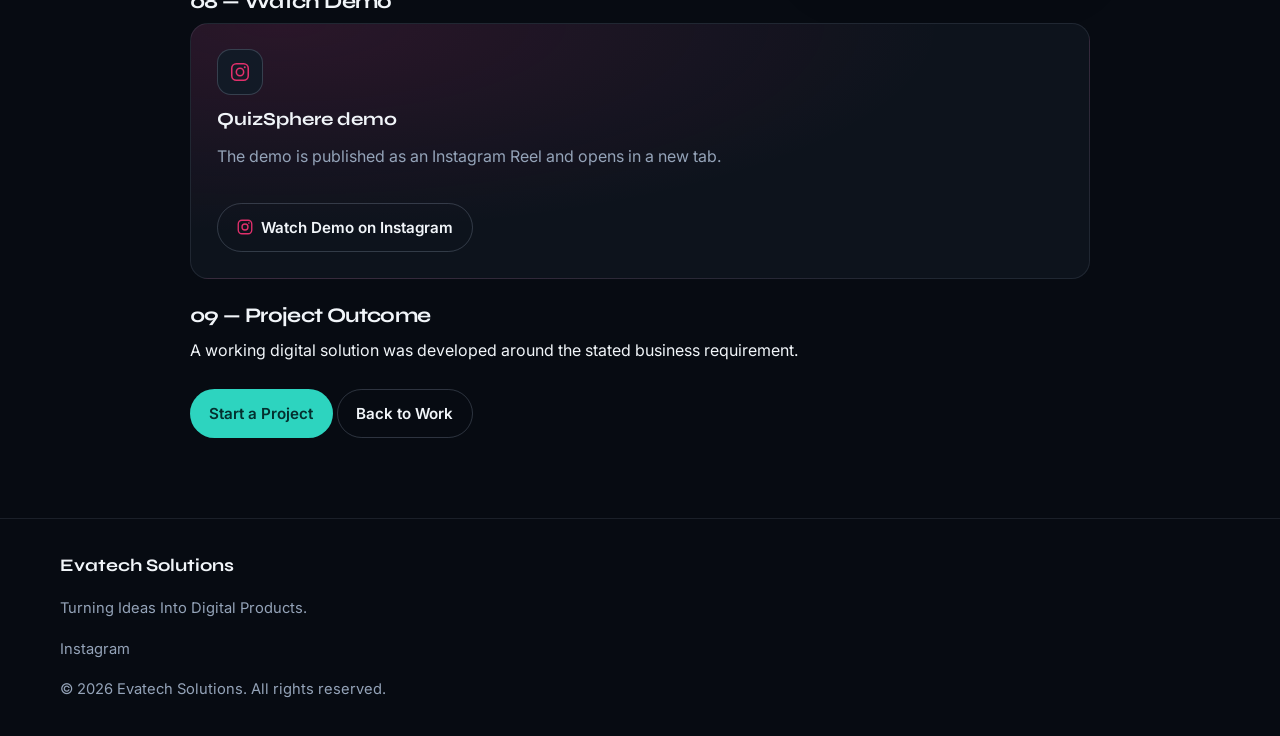
<file: work/quizsphere.html>
<!DOCTYPE html>
<html lang="en">
<head>
  <meta charset="UTF-8">
  <meta name="viewport" content="width=device-width, initial-scale=1.0">
  <title>QuizSphere Case Study | Evatech Solutions</title>
  <meta name="description" content="QuizSphere is a real-time live quiz platform built by Evatech Solutions from an organisation requirement for interactive competitions.">
  <meta name="theme-color" content="#070b12">
  <meta name="color-scheme" content="dark">
  <meta property="og:title" content="QuizSphere Case Study | Evatech Solutions">
  <meta property="og:description" content="A real-time live quiz platform with a Windows host app and mobile browser participants.">
  <meta property="og:type" content="article">
  <meta property="og:image" content="../assets/og-image.png">
  <link rel="icon" href="../assets/favicon.svg" type="image/svg+xml">
  <link rel="preconnect" href="https://fonts.googleapis.com">
  <link rel="preconnect" href="https://fonts.gstatic.com" crossorigin>
  <link href="https://fonts.googleapis.com/css2?family=Inter:wght@400;500;600&amp;family=Syne:wght@600;700;800&amp;display=swap" rel="stylesheet">
  <link rel="stylesheet" href="../style.css">
</head>
<body>
  <a class="skip-link" href="#main">Skip to content</a>
  <header class="site-header" id="top">
    <div class="nav-wrap">
      <a class="logo" href="../index.html">
        <span class="logo-mark" aria-hidden="true">ES</span>
        <span class="logo-text">Evatech Solutions</span>
      </a>
      <button class="nav-toggle" type="button" aria-expanded="false" aria-controls="site-nav" aria-label="Open menu">
        <span class="nav-toggle-bar"></span>
        <span class="nav-toggle-bar"></span>
        <span class="nav-toggle-bar"></span>
      </button>
      <nav class="site-nav" id="site-nav" aria-label="Primary">
        <ul class="nav-list" role="list">
          <li><a href="../index.html#work">Work</a></li>
          <li><a href="../index.html#services">Services</a></li>
          <li><a href="../index.html#about">About</a></li>
          <li><a href="../index.html#process">Process</a></li>
          <li><a href="../index.html#contact">Contact</a></li>
        </ul>
        <a class="btn btn-primary btn-sm nav-cta" href="https://www.instagram.com/evatech.agency/" target="_blank" rel="noopener noreferrer">Start a Project</a>
      </nav>
    </div>
  </header>

  <main id="main" tabindex="-1">
    <article class="case">
      <header class="case-hero container">
        <p class="eyebrow">Case Study</p>
        <p class="project-category">Real-Time Quiz Platform</p>
        <h1>QuizSphere</h1>
        <p class="hero-intro">A Windows host application with a browser-based participant interface, developed from a real organisation requirement for a more organised and interactive way to conduct quiz competitions.</p>
        <div class="project-actions">
          <a class="btn btn-instagram btn-sm" href="https://www.instagram.com/reel/DdgDbtxNNLG/" target="_blank" rel="noopener noreferrer">
            <svg class="icon-instagram" viewBox="0 0 24 24" width="17" height="17" fill="none" stroke="currentColor" stroke-width="1.8" stroke-linecap="round" stroke-linejoin="round" aria-hidden="true" focusable="false">
              <rect x="3" y="3" width="18" height="18" rx="5"></rect>
              <circle cx="12" cy="12" r="4"></circle>
              <circle cx="17.2" cy="6.8" r="1.1" fill="currentColor" stroke="none"></circle>
            </svg>
            Watch Demo on Instagram
          </a>
          <span class="btn btn-ghost btn-sm is-disabled" role="note">Private Project</span>
        </div>
      </header>

      <div class="container case-media">
        <img src="../assets/quizsphere/quizsphere-dashboard.png" alt="QuizSphere Windows host dashboard for managing questions, games and history" width="1920" height="1080" decoding="async">
        <div class="project-fallback quiz-fallback"><span>QuizSphere</span><small>Windows host · live scoring · browser join</small></div>
      </div>

      <div class="container case-body">
        <section>
          <h2>01 — Overview</h2>
          <p>QuizSphere is a real-time live quiz platform developed from an organisation's requirement for a more organised and interactive way to conduct quiz competitions.</p>
        </section>
        <section>
          <h2>02 — The Requirement</h2>
          <p>The organiser needed a dedicated way to run quiz events without relying on ad-hoc tools for every round.</p>
        </section>
        <section>
          <h2>03 — The Challenge</h2>
          <p>Traditional quiz events can require manual question management, answer collection, scoring and leaderboard handling, especially when multiple teams participate.</p>
        </section>
        <section>
          <h2>04 — The Solution</h2>
          <p>QuizSphere provides a Windows host application where the organiser can manage questions, create games and control the live quiz. Participants join from their phones through a QR code and use a browser-based interface over the same local Wi-Fi network.</p>
        </section>
        <section>
          <h2>05 — Key Features</h2>
          <ul class="feature-list" role="list">
            <li>Individual mode and group / team mode</li>
            <li>QR-based joining and browser-based participant access</li>
            <li>Real-time answers, configurable timer and automatic scoring</li>
            <li>Randomized questions with no repeats during a question cycle</li>
            <li>Live leaderboard and team answer locking</li>
            <li>Game history and question bank management</li>
            <li>SQLite local database, local HTTP server and WebSocket communication</li>
            <li>No cloud dependency for the core game</li>
          </ul>
        </section>
        <section>
          <h2>06 — Technology</h2>
          <ul class="tech-list" role="list">
            <li>Flutter</li>
            <li>Dart</li>
            <li>SQLite</li>
            <li>WebSockets</li>
            <li>Local HTTP server</li>
            <li>Browser-based web UI</li>
          </ul>
          <p>Host: Windows desktop application. Participants: browser-based web UI on phones.</p>
        </section>
        <section>
          <h2>07 — Screenshots</h2>
          <div class="shot-grid shot-grid-desktop">
            <figure>
              <img src="../assets/quizsphere/quizsphere-dashboard.png" alt="QuizSphere host dashboard with question counts, new game, history and settings" width="1920" height="1080" loading="lazy" decoding="async">
              <figcaption>Host dashboard</figcaption>
            </figure>
            <figure>
              <img src="../assets/quizsphere/quizsphere-lobby.png" alt="QuizSphere lobby with join code, local URL and QR code for players" width="1920" height="1080" loading="lazy" decoding="async">
              <figcaption>Lobby / QR joining</figcaption>
            </figure>
            <figure>
              <img src="../assets/quizsphere/quizsphere-leaderboard.png" alt="QuizSphere live question on the host with answers, scores and leaderboard" width="1920" height="1080" loading="lazy" decoding="async">
              <figcaption>Live question and leaderboard</figcaption>
            </figure>
            <figure>
              <img src="../assets/quizsphere/quizsphere-question.png" alt="QuizSphere question bank on the Windows host application" width="1920" height="1080" loading="lazy" decoding="async">
              <figcaption>Question bank</figcaption>
            </figure>
          </div>
          <div class="participant-block">
            <div>
              <h3>Participant interface</h3>
              <p>Players join from a browser on their phones over the local Wi-Fi network and answer live questions from the host session.</p>
            </div>
            <div class="device-phone">
              <img src="../assets/quizsphere/quizsphere-phone.jpeg" alt="QuizSphere participant answering a live question in a mobile browser" width="1080" height="1920" loading="lazy" decoding="async">
            </div>
          </div>
        </section>
        <section id="demo" aria-labelledby="quizsphere-demo-title">
          <h2 id="quizsphere-demo-title">08 — Watch Demo</h2>
          <div class="demo-card">
            <span class="demo-card-icon">
              <svg class="icon-instagram" viewBox="0 0 24 24" width="22" height="22" fill="none" stroke="currentColor" stroke-width="1.7" stroke-linecap="round" stroke-linejoin="round" aria-hidden="true" focusable="false">
                <rect x="3" y="3" width="18" height="18" rx="5"></rect>
                <circle cx="12" cy="12" r="4"></circle>
                <circle cx="17.2" cy="6.8" r="1.1" fill="currentColor" stroke="none"></circle>
              </svg>
            </span>
            <strong>QuizSphere demo</strong>
            <p>The demo is published as an Instagram Reel and opens in a new tab.</p>
            <a class="btn btn-instagram" href="https://www.instagram.com/reel/DdgDbtxNNLG/" target="_blank" rel="noopener noreferrer">
              <svg class="icon-instagram" viewBox="0 0 24 24" width="18" height="18" fill="none" stroke="currentColor" stroke-width="1.8" stroke-linecap="round" stroke-linejoin="round" aria-hidden="true" focusable="false">
                <rect x="3" y="3" width="18" height="18" rx="5"></rect>
                <circle cx="12" cy="12" r="4"></circle>
                <circle cx="17.2" cy="6.8" r="1.1" fill="currentColor" stroke="none"></circle>
              </svg>
              Watch Demo on Instagram
            </a>
          </div>
        </section>
        <section>
          <h2>09 — Project Outcome</h2>
          <p>A working digital solution was developed around the stated business requirement.</p>
        </section>
        <p><a class="btn btn-primary" href="https://www.instagram.com/evatech.agency/" target="_blank" rel="noopener noreferrer">Start a Project</a> <a class="btn btn-secondary" href="../index.html#work">Back to Work</a></p>
      </div>
    </article>
  </main>

  <footer class="site-footer">
    <div class="container footer-grid">
      <div>
        <p class="footer-brand">Evatech Solutions</p>
        <p>Turning Ideas Into Digital Products.</p>
      </div>
      <nav class="footer-social" aria-label="Contact and social">
        <a href="https://www.instagram.com/evatech.agency/" target="_blank" rel="noopener noreferrer">Instagram</a>
      </nav>
      <p>© <span class="year">2026</span> Evatech Solutions. All rights reserved.</p>
    </div>
  </footer>
  <script src="../script.js"></script>
</body>
</html>
</file>
<file: style.css>
/* =========================================================
   Evatech Solutions — agency site
   Dark navy studio theme. GitHub Pages static CSS.
   ========================================================= */

:root {
  --bg: #070b12;
  --bg-elevated: #0d131c;
  --surface: #121a26;
  --surface-hover: #182233;
  --border: rgba(148, 163, 184, 0.14);
  --border-strong: rgba(148, 163, 184, 0.28);
  --text: #f1f5f9;
  --text-muted: #94a3b8;
  --accent: #2dd4bf;
  --accent-soft: rgba(45, 212, 191, 0.12);
  --accent-strong: #5eead4;
  --accent-2: #60a5fa;
  --shadow: 0 24px 60px rgba(0, 0, 0, 0.35);
  --radius: 18px;
  --header-h: 72px;
  --font-sans: "Inter", system-ui, sans-serif;
  --font-display: "Syne", "Inter", sans-serif;
  --max: 1160px;
}

*,
*::before,
*::after {
  box-sizing: border-box;
}

html {
  scroll-behavior: smooth;
  scroll-padding-top: calc(var(--header-h) + 12px);
}

body {
  margin: 0;
  font-family: var(--font-sans);
  background:
    radial-gradient(ellipse 80% 50% at 8% -10%, rgba(45, 212, 191, 0.08), transparent 50%),
    radial-gradient(ellipse 50% 40% at 90% 0%, rgba(96, 165, 250, 0.08), transparent 46%),
    var(--bg);
  color: var(--text);
  line-height: 1.65;
  min-height: 100vh;
  color-scheme: dark;
  overflow-x: hidden;
}

:focus-visible {
  outline: 2px solid var(--accent);
  outline-offset: 3px;
}

#main:focus,
#main:focus-visible {
  outline: none;
}

img {
  max-width: 100%;
  height: auto;
  display: block;
}

img.is-hidden {
  display: none;
}

a {
  color: inherit;
  text-decoration: none;
}

ul,
ol {
  margin: 0;
  padding: 0;
  list-style: none;
}

h1,
h2,
h3 {
  font-family: var(--font-display);
  line-height: 1.15;
  letter-spacing: -0.03em;
  margin: 0;
}

p {
  margin: 0 0 1rem;
}

p:last-child {
  margin-bottom: 0;
}

code {
  font-family: ui-monospace, SFMono-Regular, Menlo, Consolas, monospace;
  font-size: 0.9em;
  color: var(--accent-strong);
  background: var(--accent-soft);
  padding: 0.12em 0.4em;
  border-radius: 6px;
}

.skip-link {
  position: absolute;
  left: 1rem;
  top: -40px;
  background: var(--accent);
  color: #042f2e;
  padding: 0.5rem 0.8rem;
  border-radius: 8px;
  z-index: 1100;
  font-weight: 600;
}

.skip-link:focus {
  top: 1rem;
}

.container {
  width: min(100% - 2.5rem, var(--max));
  margin-inline: auto;
}

.accent {
  color: var(--accent-strong);
}

/* ---------- Header / Nav ---------- */

.site-header {
  position: sticky;
  top: 0;
  z-index: 1000;
  isolation: isolate;
  backdrop-filter: blur(16px);
  background: rgba(7, 11, 18, 0.88);
  border-bottom: 1px solid var(--border);
}

.nav-wrap {
  width: min(100% - 2.5rem, var(--max));
  margin-inline: auto;
  min-height: var(--header-h);
  display: flex;
  align-items: center;
  justify-content: space-between;
  gap: 1rem;
}

.logo {
  display: flex;
  align-items: center;
  gap: 0.7rem;
  font-family: var(--font-display);
  font-weight: 700;
}

.logo-mark {
  width: 36px;
  height: 36px;
  display: grid;
  place-items: center;
  border-radius: 10px;
  background: var(--accent-soft);
  color: var(--accent-strong);
  font-size: 0.78rem;
}

.site-nav {
  display: flex;
  align-items: center;
  gap: 0.8rem;
}

.nav-list {
  display: flex;
  gap: 0.15rem;
}

.nav-list a {
  display: block;
  padding: 0.45rem 0.7rem;
  color: var(--text-muted);
  font-size: 0.92rem;
  font-weight: 500;
  border-radius: 999px;
  transition: color 0.2s ease, background 0.2s ease;
}

.nav-list a:hover,
.nav-list a:focus-visible,
.nav-list a.is-active {
  color: var(--text);
  background: var(--surface);
}

.nav-toggle {
  display: none;
  width: 44px;
  height: 44px;
  border: 1px solid var(--border);
  background: var(--surface);
  color: var(--text);
  border-radius: 12px;
  cursor: pointer;
  padding: 0;
  flex-direction: column;
  align-items: center;
  justify-content: center;
  gap: 5px;
  touch-action: manipulation;
}

.nav-toggle-bar {
  display: block;
  width: 18px;
  height: 2px;
  background: var(--text);
  border-radius: 2px;
  transform-origin: center;
  transition: transform 0.25s ease, opacity 0.25s ease;
}

.nav-open .nav-toggle-bar:nth-child(1),
.nav-toggle[aria-expanded="true"] .nav-toggle-bar:nth-child(1) {
  transform: translateY(7px) rotate(45deg);
}

.nav-open .nav-toggle-bar:nth-child(2),
.nav-toggle[aria-expanded="true"] .nav-toggle-bar:nth-child(2) {
  opacity: 0;
}

.nav-open .nav-toggle-bar:nth-child(3),
.nav-toggle[aria-expanded="true"] .nav-toggle-bar:nth-child(3) {
  transform: translateY(-7px) rotate(-45deg);
}

/* ---------- Buttons ---------- */

.btn {
  display: inline-flex;
  align-items: center;
  justify-content: center;
  gap: 0.45rem;
  min-height: 46px;
  padding: 0.7rem 1.15rem;
  border-radius: 999px;
  font-weight: 600;
  font-size: 0.95rem;
  border: 1px solid transparent;
  cursor: pointer;
  touch-action: manipulation;
  transition: transform 0.2s ease, background 0.2s ease, border-color 0.2s ease, box-shadow 0.2s ease;
}

.btn-sm {
  min-height: 40px;
  padding: 0.45rem 0.9rem;
  font-size: 0.88rem;
}

.btn-primary {
  background: var(--accent);
  color: #042f2e;
}

.btn-primary:hover,
.btn-primary:focus-visible {
  background: var(--accent-strong);
  transform: translateY(-2px);
  box-shadow: 0 10px 24px rgba(45, 212, 191, 0.22);
}

.btn-secondary,
.btn-ghost {
  background: transparent;
  color: var(--text);
  border-color: var(--border-strong);
}

.btn-secondary:hover,
.btn-ghost:hover,
.btn-secondary:focus-visible,
.btn-ghost:focus-visible {
  border-color: var(--accent);
  color: var(--accent-strong);
  transform: translateY(-2px);
}

.btn-instagram {
  background: transparent;
  color: var(--text);
  border-color: var(--border-strong);
}

.btn-instagram:hover,
.btn-instagram:focus-visible {
  border-color: rgba(221, 42, 123, 0.55);
  background: rgba(221, 42, 123, 0.12);
  transform: translateY(-2px);
}

.icon-instagram {
  flex: none;
  color: #e1306c;
}

.btn.is-disabled {
  opacity: 0.72;
  cursor: default;
  transform: none;
  pointer-events: none;
  color: var(--text-muted);
}

/* ---------- Hero ---------- */

.hero {
  position: relative;
  overflow: hidden;
  padding: 5rem 0 6rem;
}

.hero-glow {
  position: absolute;
  inset: -20% auto auto 40%;
  width: 520px;
  height: 520px;
  background: radial-gradient(circle, rgba(45, 212, 191, 0.16), transparent 68%);
  pointer-events: none;
}

.hero-grid {
  display: grid;
  grid-template-columns: minmax(0, 1.05fr) minmax(280px, 0.95fr);
  gap: 3.2rem;
  align-items: center;
}

.eyebrow {
  color: var(--accent-strong);
  font-size: 0.82rem;
  letter-spacing: 0.14em;
  text-transform: uppercase;
  font-weight: 600;
  margin-bottom: 1rem;
}

.hero h1 {
  font-size: clamp(2.2rem, 4.6vw, 4rem);
  margin-bottom: 1rem;
  max-width: 14ch;
}

.hero-intro {
  color: var(--text-muted);
  font-size: 1.05rem;
  max-width: 38rem;
}

.hero-actions {
  display: flex;
  flex-wrap: wrap;
  gap: 0.8rem;
  margin-top: 1.6rem;
}

.trust-line {
  margin-top: 1.4rem;
  color: var(--text-muted);
  font-size: 0.88rem;
  letter-spacing: 0.04em;
}

.hero-visual {
  position: relative;
  min-height: 340px;
}

.ui-desktop,
.ui-phone,
.project-card,
.service-card,
.why-grid li,
.process-grid li,
.enquiry-form,
.capability-list,
.case-media {
  background: var(--bg-elevated);
  border: 1px solid var(--border);
  border-radius: var(--radius);
}

.ui-desktop {
  overflow: hidden;
  box-shadow: var(--shadow);
}

.ui-chrome {
  display: flex;
  gap: 0.35rem;
  padding: 0.75rem 1rem;
  border-bottom: 1px solid var(--border);
}

.ui-chrome span {
  width: 8px;
  height: 8px;
  border-radius: 50%;
  background: #334155;
}

.ui-screen {
  padding: 1.2rem 1.3rem 1.4rem;
  min-height: 220px;
}

.ui-kicker,
.project-category,
.project-label {
  color: var(--accent-strong);
  font-size: 0.78rem;
  letter-spacing: 0.08em;
  text-transform: uppercase;
  font-weight: 600;
  margin-bottom: 0.35rem;
}

.ui-row {
  display: flex;
  justify-content: space-between;
  margin-top: 0.7rem;
  padding: 0.7rem 0.8rem;
  border-radius: 12px;
  background: var(--surface);
  color: var(--text-muted);
}

.ui-row.is-live {
  border: 1px solid rgba(45, 212, 191, 0.35);
  color: var(--accent-strong);
}

.ui-phone {
  position: absolute;
  right: 0;
  bottom: -1.2rem;
  width: 150px;
  padding: 0.7rem;
  box-shadow: var(--shadow);
}

.ui-phone-screen {
  min-height: 160px;
  border-radius: 14px;
  padding: 1rem;
  background: linear-gradient(180deg, #102033, #0b1522);
}

.ui-chip {
  display: inline-block;
  margin-top: 0.8rem;
  padding: 0.2rem 0.55rem;
  border-radius: 999px;
  background: var(--accent-soft);
  color: var(--accent-strong);
  font-size: 0.75rem;
}

/* ---------- Sections ---------- */

.section {
  padding: 5.5rem 0;
}

.section-alt {
  background: linear-gradient(180deg, rgba(255, 255, 255, 0.02), transparent);
  border-block: 1px solid var(--border);
}

.section-header {
  margin-bottom: 2.5rem;
  max-width: 42rem;
}

.section-index {
  color: var(--accent);
  font-weight: 700;
  letter-spacing: 0.16em;
  font-size: 0.78rem;
  margin-bottom: 0.6rem;
}

.section-header h2,
.case h1 {
  font-size: clamp(1.8rem, 3vw, 2.7rem);
  margin-bottom: 0.7rem;
}

.section-lead {
  color: var(--text-muted);
}

.section-cta {
  margin-top: 2.2rem;
}

/* ---------- Work ---------- */

.projects-grid {
  display: grid;
  gap: 1.4rem;
}

.project-card {
  overflow: hidden;
  display: grid;
  grid-template-columns: minmax(0, 1.05fr) minmax(0, 0.95fr);
}

.project-card:hover {
  border-color: var(--border-strong);
}

.project-media,
.case-media {
  position: relative;
  min-height: 280px;
  overflow: hidden;
}

.project-media > img {
  width: 100%;
  height: 100%;
  object-fit: cover;
  object-position: center top;
  position: relative;
  z-index: 1;
}

.case-media > img,
.shot-grid-desktop img {
  width: 100%;
  height: 100%;
  object-fit: contain;
  background: #080d14;
  position: relative;
  z-index: 1;
}

.project-media-mobile,
.case-media-mobile {
  display: flex;
  align-items: center;
  justify-content: center;
  padding: 1.6rem 1rem 1.4rem;
  background:
    radial-gradient(ellipse at 50% 18%, rgba(167, 139, 250, 0.16), transparent 55%),
    var(--bg-elevated);
}

.project-media:not(.project-media-mobile) {
  min-height: 0;
  align-self: stretch;
}

.project-gallery > figure > img {
  width: 100%;
  aspect-ratio: 16 / 10;
  object-fit: contain;
  background: #080d14;
  border: 1px solid var(--border);
}

.project-fallback,
.shot-fallback {
  position: absolute;
  inset: 0;
  display: grid;
  place-content: center;
  text-align: center;
  gap: 0.4rem;
  font-family: var(--font-display);
  font-weight: 700;
}

.quiz-fallback {
  background: linear-gradient(135deg, rgba(45, 212, 191, 0.2), rgba(37, 99, 235, 0.18) 50%, #101826);
}

.aurenix-fallback {
  background: linear-gradient(135deg, rgba(167, 139, 250, 0.22), rgba(45, 212, 191, 0.12) 55%, #121018);
}

.project-fallback span,
.shot-fallback {
  font-size: 1.5rem;
  color: rgba(255, 255, 255, 0.82);
}

.project-fallback small {
  font-family: var(--font-sans);
  font-weight: 500;
  color: var(--text-muted);
}

.project-body {
  padding: 1.4rem 1.45rem 1.55rem;
}

.project-body h3 {
  font-size: 1.55rem;
  margin-bottom: 0.4rem;
}

.project-positioning,
.project-body p {
  color: var(--text-muted);
  margin-bottom: 0.85rem;
}

.tech-list,
.capability-list {
  display: flex;
  flex-wrap: wrap;
  gap: 0.4rem;
  margin-bottom: 0.9rem;
}

.tech-list li,
.capability-list li {
  font-size: 0.78rem;
  color: var(--accent-strong);
  background: var(--accent-soft);
  border-radius: 999px;
  padding: 0.28rem 0.65rem;
  font-weight: 600;
}

.feature-list {
  display: grid;
  gap: 0.35rem;
  margin: 0.4rem 0 1rem;
  color: var(--text-muted);
  padding-left: 1rem;
  list-style: disc;
}

.project-actions {
  display: flex;
  flex-wrap: wrap;
  gap: 0.6rem;
}

.project-gallery {
  grid-column: 1 / -1;
  display: grid;
  grid-template-columns: repeat(4, minmax(0, 1fr));
  gap: 0.65rem;
  padding: 0.85rem 0.9rem 1rem;
  border-top: 1px solid var(--border);
}

.project-gallery figure,
.shot-grid figure {
  margin: 0;
}

.project-gallery figcaption,
.shot-grid figcaption,
.participant-block p {
  color: var(--text-muted);
  font-size: 0.78rem;
  margin-top: 0.45rem;
}

.project-gallery figcaption,
.shot-grid-phones figcaption {
  text-align: center;
}

.project-gallery a {
  display: block;
}

.project-gallery img,
.shot-grid-desktop img {
  border-radius: 12px;
}

.project-gallery .device-phone,
.shot-grid-phones .device-phone {
  width: 100%;
}

/* ---------- Services / Why / Process ---------- */

.services-grid,
.why-grid {
  display: grid;
  grid-template-columns: repeat(3, minmax(0, 1fr));
  gap: 0.9rem;
}

.service-card,
.why-grid li,
.process-grid li {
  padding: 1.2rem 1.25rem;
}

.service-card span,
.process-grid span {
  color: var(--accent-strong);
  font-size: 0.8rem;
  font-weight: 700;
}

.service-card h3,
.why-grid h3,
.process-grid h3 {
  font-size: 1.05rem;
  margin: 0.45rem 0 0.5rem;
}

.service-card p,
.why-grid p,
.process-grid p {
  color: var(--text-muted);
  font-size: 0.94rem;
}

.process-grid {
  display: grid;
  grid-template-columns: repeat(5, minmax(0, 1fr));
  gap: 0.8rem;
}

.about-grid {
  display: grid;
  grid-template-columns: 1.1fr 0.9fr;
  gap: 2rem;
  align-items: start;
}

.about-founder,
.coming-soon {
  color: var(--text-muted);
}

.capability-list {
  padding: 1.2rem;
}

.capability-list li {
  color: var(--text);
  background: var(--surface);
  border: 1px solid var(--border);
}

/* ---------- FAQ / Contact ---------- */

.faq-list details {
  border-top: 1px solid var(--border);
  padding: 1rem 0;
}

.faq-list summary {
  cursor: pointer;
  font-weight: 600;
  font-family: var(--font-display);
}

.faq-list p {
  margin-top: 0.7rem;
  color: var(--text-muted);
}

.contact-grid {
  display: grid;
  grid-template-columns: 0.9fr 1.1fr;
  gap: 2rem;
  align-items: start;
}

.contact-details {
  display: grid;
  gap: 0.7rem;
  margin-top: 1.4rem;
  color: var(--text-muted);
}

.contact-details strong {
  display: block;
  color: var(--text);
  font-size: 0.78rem;
  letter-spacing: 0.08em;
  text-transform: uppercase;
}

.contact-details a {
  color: var(--text);
  overflow-wrap: anywhere;
}

.contact-details a:hover,
.contact-details a:focus-visible {
  color: var(--accent-strong);
}

.enquiry-form {
  display: grid;
  gap: 0.85rem;
  padding: 1.3rem;
}

.enquiry-form label {
  display: grid;
  gap: 0.35rem;
  font-size: 0.88rem;
  font-weight: 600;
}

.enquiry-form input,
.enquiry-form select,
.enquiry-form textarea {
  width: 100%;
  border: 1px solid var(--border);
  background: var(--surface);
  color: var(--text);
  border-radius: 12px;
  padding: 0.7rem 0.8rem;
  font: inherit;
}

.form-note,
.form-status {
  color: var(--text-muted);
  font-size: 0.88rem;
  font-weight: 400;
}

/* ---------- Case studies ---------- */

.case {
  padding: 3.5rem 0 5rem;
}

.case-hero {
  margin-bottom: 1.8rem;
}

.case-hero .project-actions {
  margin-top: 1rem;
}

.case-media {
  position: relative;
  aspect-ratio: 16 / 9;
  margin-bottom: 2.4rem;
  overflow: hidden;
}

.case-media-mobile {
  aspect-ratio: auto;
  min-height: 0;
}

.device-phone {
  width: min(100%, 260px);
  margin-inline: auto;
  padding: 11px 10px 14px;
  background: #05070c;
  border: 1px solid var(--border-strong);
  border-radius: 30px;
  box-shadow: var(--shadow);
}

.device-phone-lg {
  width: min(100%, 300px);
}

.device-phone img {
  width: 100%;
  height: auto;
  aspect-ratio: 9 / 19.5;
  object-fit: cover;
  object-position: top center;
  border-radius: 20px;
  background: #0b1210;
}

.shot-grid {
  display: grid;
  grid-template-columns: repeat(2, minmax(0, 1fr));
  gap: 1rem;
}

.shot-grid-phones {
  grid-template-columns: repeat(4, minmax(0, 1fr));
  align-items: start;
}

.shot-grid-desktop figure {
  position: relative;
  aspect-ratio: 16 / 10;
  border-radius: 16px;
  overflow: hidden;
  border: 1px solid var(--border);
  background: var(--surface);
  padding-bottom: 0;
}

.shot-grid-desktop figcaption {
  position: absolute;
  left: 0;
  right: 0;
  bottom: 0;
  z-index: 2;
  margin: 0;
  padding: 1.6rem 0.75rem 0.65rem;
  background: linear-gradient(transparent, rgba(7, 11, 18, 0.92));
  color: var(--text);
  font-size: 0.82rem;
}

.shot-grid-phones figure {
  background: transparent;
  border: none;
  aspect-ratio: auto;
}

.participant-block {
  display: grid;
  grid-template-columns: minmax(0, 1fr) minmax(180px, 240px);
  gap: 1.4rem;
  align-items: center;
  margin-top: 1.2rem;
  padding: 1.2rem;
  border: 1px solid var(--border);
  border-radius: var(--radius);
  background: var(--bg-elevated);
}

.participant-block h3 {
  font-size: 1.05rem;
  margin-bottom: 0.4rem;
}

.demo-card {
  display: grid;
  justify-items: start;
  gap: 0.55rem;
  padding: 1.6rem;
  border: 1px solid var(--border);
  border-radius: var(--radius);
  background:
    radial-gradient(ellipse at 10% 0%, rgba(221, 42, 123, 0.14), transparent 58%),
    var(--bg-elevated);
}

.demo-card-icon {
  display: grid;
  place-items: center;
  width: 46px;
  height: 46px;
  border-radius: 14px;
  border: 1px solid var(--border-strong);
  background: var(--surface);
}

.demo-card strong {
  font-family: var(--font-display);
  font-size: 1.15rem;
}

.demo-card p {
  color: var(--text-muted);
  max-width: 34rem;
}

.demo-card .btn {
  margin-top: 0.5rem;
}

.demo-placeholder {
  display: grid;
  place-items: center;
  text-align: center;
  gap: 0.35rem;
  min-height: 240px;
  aspect-ratio: 16 / 9;
  padding: 1.5rem;
  border: 1px dashed var(--border-strong);
  border-radius: var(--radius);
  background:
    radial-gradient(ellipse at 50% 30%, rgba(45, 212, 191, 0.1), transparent 55%),
    var(--surface);
}

.demo-play {
  width: 58px;
  height: 58px;
  display: grid;
  place-items: center;
  margin-bottom: 0.4rem;
  border-radius: 50%;
  background: var(--accent-soft);
  color: var(--accent-strong);
  font-size: 1.1rem;
  padding-left: 4px;
}

.demo-placeholder strong {
  font-family: var(--font-display);
  font-size: 1.15rem;
}

.video-embed {
  position: relative;
  width: 100%;
  aspect-ratio: 16 / 9;
  border-radius: var(--radius);
  overflow: hidden;
  border: 1px solid var(--border);
  background: #05070c;
  box-shadow: var(--shadow);
}

@supports not (aspect-ratio: 16 / 9) {
  .video-embed {
    height: 0;
    padding-bottom: 56.25%;
  }
}

.video-embed iframe {
  position: absolute;
  inset: 0;
  width: 100%;
  height: 100%;
  border: 0;
}

.video-fallback {
  margin-top: 0.75rem;
}

.video-fallback a {
  color: var(--accent-strong);
  font-size: 0.9rem;
}

.video-fallback a:hover,
.video-fallback a:focus-visible {
  text-decoration: underline;
}

.demo-placeholder p {
  color: var(--text-muted);
  max-width: 32rem;
}

.case-body {
  display: grid;
  gap: 1.6rem;
  max-width: 900px;
}

.case-body h2 {
  font-size: 1.3rem;
  margin-bottom: 0.55rem;
}

/* ---------- Footer ---------- */

.site-footer {
  border-top: 1px solid var(--border);
  padding: 2rem 0 2.2rem;
  color: var(--text-muted);
  font-size: 0.92rem;
}

.footer-grid {
  display: grid;
  gap: 1rem;
}

.footer-brand {
  font-family: var(--font-display);
  color: var(--text);
  font-weight: 700;
  font-size: 1.1rem;
}

.site-footer nav {
  display: flex;
  flex-wrap: wrap;
  gap: 1rem;
}

.site-footer a:hover,
.site-footer a:focus-visible {
  color: var(--accent-strong);
}

.will-reveal {
  opacity: 0;
  transform: translateY(18px);
}

.will-reveal.reveal {
  animation: rise 0.7s ease forwards;
}

@keyframes rise {
  to {
    opacity: 1;
    transform: none;
  }
}

/* ---------- Responsive ---------- */

@media (max-width: 1100px) and (min-width: 961px) {
  .nav-list a {
    padding: 0.4rem 0.5rem;
    font-size: 0.85rem;
  }

  .process-grid,
  .services-grid,
  .why-grid {
    grid-template-columns: repeat(3, minmax(0, 1fr));
  }
}

@media (max-width: 960px) {
  .hero-grid,
  .project-card,
  .about-grid,
  .contact-grid,
  .services-grid,
  .why-grid,
  .process-grid {
    grid-template-columns: 1fr;
  }

  .project-gallery,
  .shot-grid-phones {
    grid-template-columns: repeat(2, minmax(0, 1fr));
  }

  .participant-block {
    grid-template-columns: 1fr;
    justify-items: center;
    text-align: center;
  }

  .nav-toggle {
    display: flex;
  }

  .site-nav {
    position: absolute;
    top: 100%;
    left: 0;
    right: 0;
    background: var(--bg);
    border-bottom: 1px solid var(--border);
    display: none;
    box-shadow: var(--shadow);
    z-index: 1001;
    min-height: calc(100vh - var(--header-h));
    min-height: calc(100dvh - var(--header-h));
    flex-direction: column;
    align-items: stretch;
    padding: 0.8rem 1.25rem 1.4rem;
  }

  .nav-open .site-nav {
    display: flex;
  }

  .nav-list {
    flex-direction: column;
  }

  .nav-list a {
    padding: 0.8rem 0.7rem;
    min-height: 44px;
    display: flex;
    align-items: center;
  }

  .nav-cta {
    width: fit-content;
    margin-top: 0.6rem;
  }

  .hero-visual {
    min-height: 280px;
    max-width: 420px;
  }
}

@media (max-width: 640px) {
  .container,
  .nav-wrap {
    width: min(100% - 1.5rem, var(--max));
  }

  .hero {
    padding: 3.2rem 0 4rem;
  }

  .ui-phone {
    width: 120px;
  }

  .shot-grid:not(.shot-grid-phones) {
    grid-template-columns: 1fr;
  }

  .device-phone-lg {
    width: min(100%, 240px);
  }
}

@media (prefers-reduced-motion: reduce) {
  html {
    scroll-behavior: auto;
  }

  *,
  *::before,
  *::after {
    animation: none !important;
    transition: none !important;
  }

  .will-reveal,
  .will-reveal.reveal {
    opacity: 1 !important;
    transform: none !important;
  }
}
</file>
